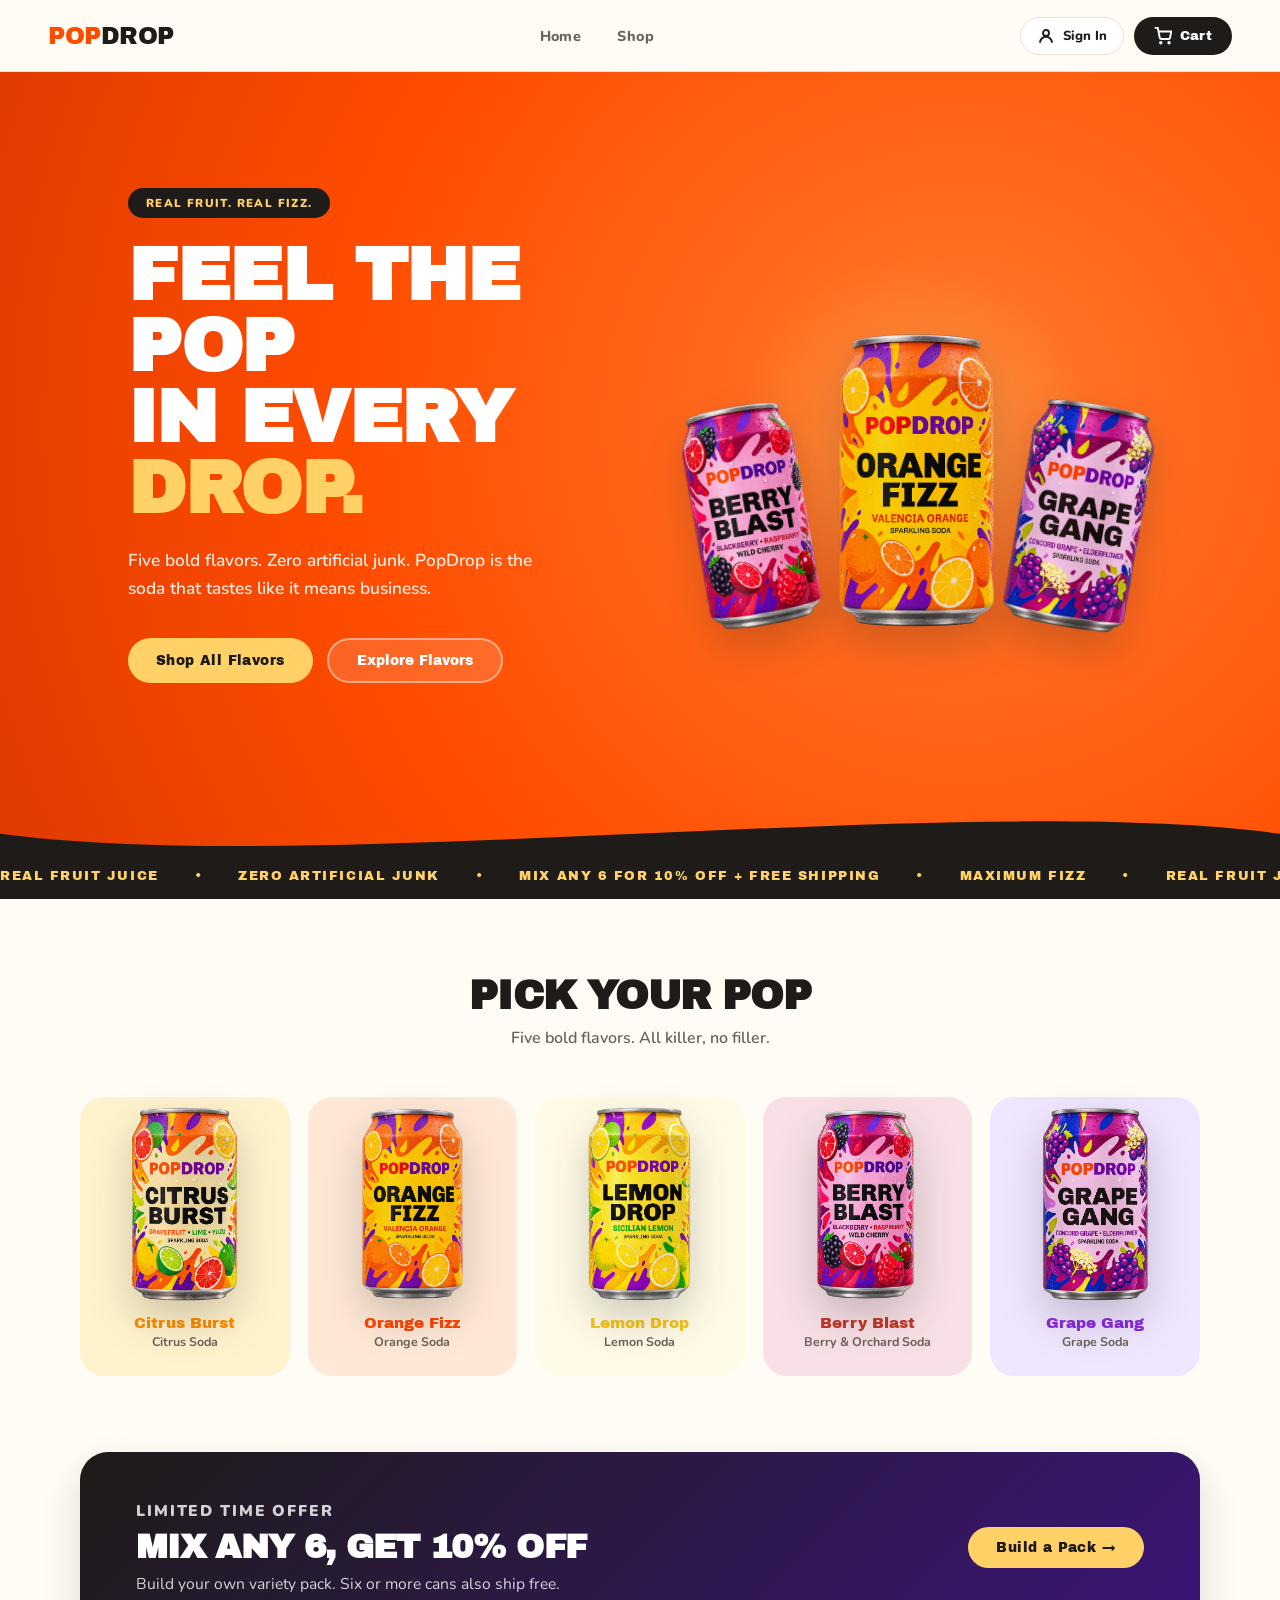
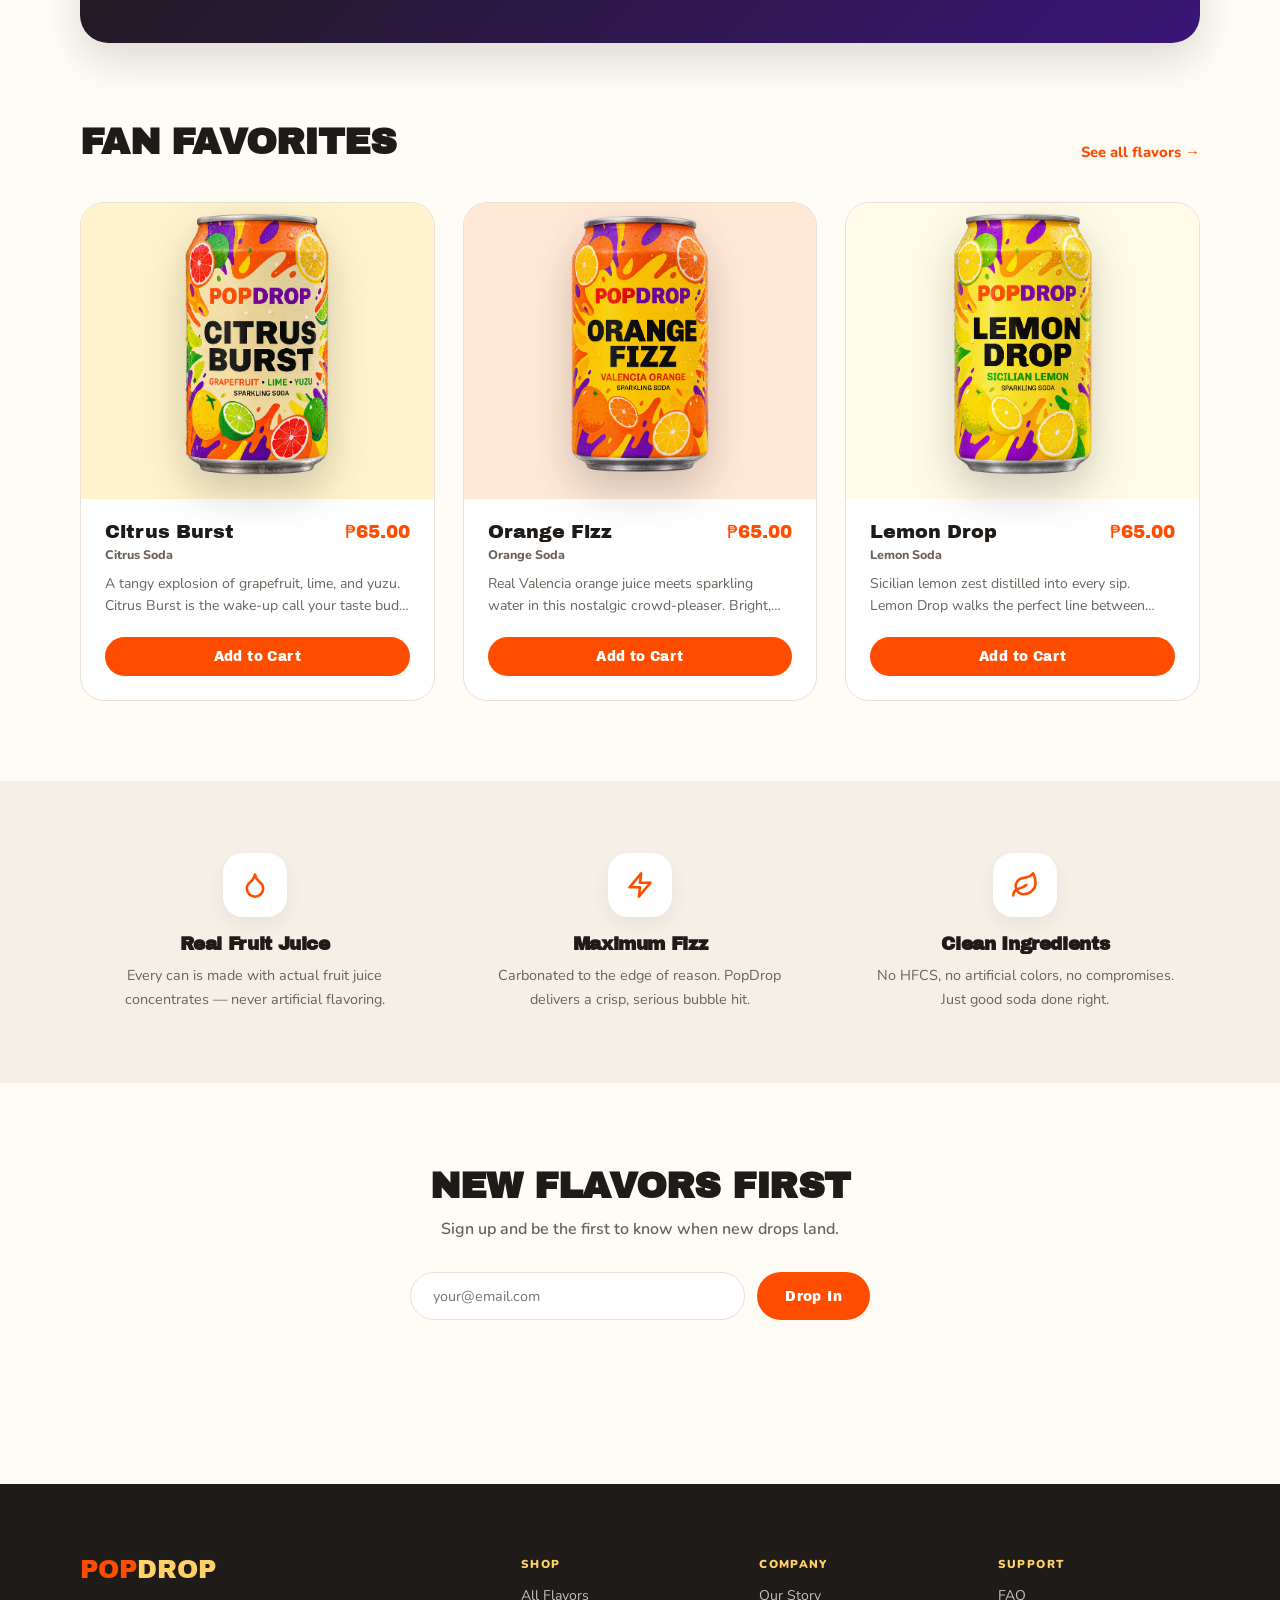
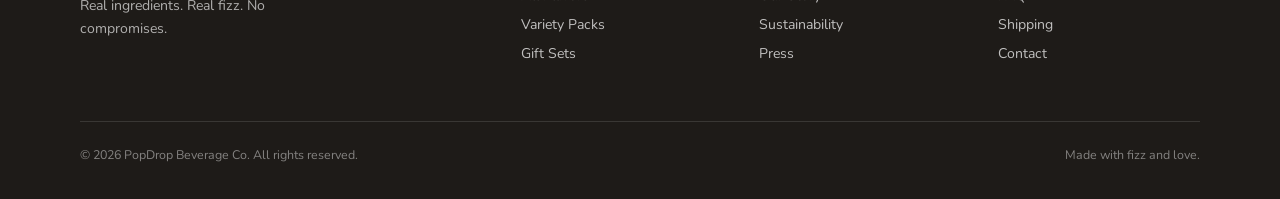
<file: index.html>
<!DOCTYPE html>
<html lang="en">
<head>
  <meta charset="UTF-8" />
  <meta name="viewport" content="width=device-width, initial-scale=1.0" />
  <title>PopDrop — Real Fruit. Real Fizz.</title>
  <link rel="stylesheet" href="css/style.css" />
</head>
<body>

  <!-- NAV -->
  <nav class="nav">
    <a href="index.html" class="nav-logo">POP<span>DROP</span></a>
    <div class="nav-links">
      <a href="index.html">Home</a>
      <a href="products.html">Shop</a>
    </div>
    <div class="nav-actions">
      <a href="account.html" class="nav-account">
        <svg width="18" height="18" viewBox="0 0 24 24" fill="none" stroke="currentColor" stroke-width="2.5"><circle cx="12" cy="8" r="4"/><path d="M4 21a8 8 0 0 1 16 0"/></svg>
        <span id="account-label">Sign In</span>
      </a>
      <a href="cart.html" class="nav-cart">
        <svg width="18" height="18" viewBox="0 0 24 24" fill="none" stroke="currentColor" stroke-width="2.5">
          <circle cx="9" cy="21" r="1"/><circle cx="20" cy="21" r="1"/>
          <path d="M1 1h4l2.68 13.39a2 2 0 0 0 2 1.61h9.72a2 2 0 0 0 2-1.61L23 6H6"/>
        </svg>
        Cart
        <span class="cart-badge" id="cart-badge">0</span>
      </a>
    </div>
  </nav>

  <main>

    <!-- HERO -->
    <section class="hero">
      <div class="hero-inner">
        <div>
          <span class="hero-eyebrow">Real fruit. Real fizz.</span>
          <h1>FEEL THE POP<br>IN EVERY <span>DROP.</span></h1>
          <p class="hero-sub">Five bold flavors. Zero artificial junk. PopDrop is the soda that tastes like it means business.</p>
          <div class="hero-btns">
            <a href="products.html" class="btn-primary" style="background:#FFD166;color:#1E1B18;">Shop All Flavors</a>
            <a href="#flavor-strip" class="btn-ghost">Explore Flavors</a>
          </div>
        </div>
        <div class="hero-cans" id="hero-cans"></div>
      </div>
      <svg class="hero-wave" viewBox="0 0 1440 60" fill="#1E1B18" preserveAspectRatio="none">
        <path d="M0,40 C360,80 1080,0 1440,40 L1440,60 L0,60 Z"/>
      </svg>
    </section>

    <!-- MARQUEE TICKER -->
    <div class="marquee-bar" aria-hidden="true">
      <div class="marquee-track">
        <span>REAL FRUIT JUICE</span><span>•</span>
        <span>ZERO ARTIFICIAL JUNK</span><span>•</span>
        <span>MIX ANY 6 FOR 10% OFF + FREE SHIPPING</span><span>•</span>
        <span>MAXIMUM FIZZ</span><span>•</span>
        <span>REAL FRUIT JUICE</span><span>•</span>
        <span>ZERO ARTIFICIAL JUNK</span><span>•</span>
        <span>MIX ANY 6 FOR 10% OFF + FREE SHIPPING</span><span>•</span>
        <span>MAXIMUM FIZZ</span><span>•</span>
      </div>
    </div>

    <!-- FLAVOR STRIP -->
    <section class="flavor-strip" id="flavor-strip">
      <div class="section-header">
        <h2>PICK YOUR POP</h2>
        <p>Five bold flavors. All killer, no filler.</p>
      </div>
      <div class="flavor-grid" id="flavor-grid"></div>
    </section>

    <!-- PROMO BANNER -->
    <div style="padding: 0 24px;">
      <div class="promo-banner">
        <div>
          <p class="promo-eyebrow">Limited Time Offer</p>
          <h2>MIX ANY 6, GET 10% OFF</h2>
          <p>Build your own variety pack. Six or more cans also ship free.</p>
        </div>
        <a href="products.html" class="btn-primary" style="background:#FFD166;color:#1E1B18;">Build a Pack →</a>
      </div>
    </div>

    <!-- FEATURED -->
    <section class="products-section">
      <div class="products-header">
        <h2>FAN FAVORITES</h2>
        <a href="products.html" class="see-all">See all flavors →</a>
      </div>
      <div class="products-grid" id="featured-grid"></div>
    </section>

    <!-- VALUES -->
    <section class="values">
      <div class="values-grid">
        <div>
          <div class="value-icon-circle">
            <svg width="28" height="28" viewBox="0 0 24 24" fill="none" stroke="currentColor" stroke-width="2.2" stroke-linecap="round" stroke-linejoin="round"><path d="M12 22a7 7 0 0 0 7-7c0-2-1-3.9-3-5.5s-3.5-4-4-6.5c-.5 2.5-2 4.9-4 6.5C6 11.1 5 13 5 15a7 7 0 0 0 7 7z"/></svg>
          </div>
          <h3 class="value-title">Real Fruit Juice</h3>
          <p class="value-body">Every can is made with actual fruit juice concentrates — never artificial flavoring.</p>
        </div>
        <div>
          <div class="value-icon-circle">
            <svg width="28" height="28" viewBox="0 0 24 24" fill="none" stroke="currentColor" stroke-width="2.2" stroke-linecap="round" stroke-linejoin="round"><polygon points="13 2 3 14 12 14 11 22 21 10 12 10 13 2"/></svg>
          </div>
          <h3 class="value-title">Maximum Fizz</h3>
          <p class="value-body">Carbonated to the edge of reason. PopDrop delivers a crisp, serious bubble hit.</p>
        </div>
        <div>
          <div class="value-icon-circle">
            <svg width="28" height="28" viewBox="0 0 24 24" fill="none" stroke="currentColor" stroke-width="2.2" stroke-linecap="round" stroke-linejoin="round"><path d="M11 20A7 7 0 0 1 9.8 6.1C15.5 5 17 4.48 19 2c1 2 2 4.18 2 8 0 5.5-4.78 10-10 10Z"/><path d="M2 21c0-3 1.85-5.36 5.08-6C9.5 14.52 12 13 13 12"/></svg>
          </div>
          <h3 class="value-title">Clean Ingredients</h3>
          <p class="value-body">No HFCS, no artificial colors, no compromises. Just good soda done right.</p>
        </div>
      </div>
    </section>

    <!-- NEWSLETTER -->
    <section class="newsletter">
      <h2>NEW FLAVORS FIRST</h2>
      <p>Sign up and be the first to know when new drops land.</p>
      <form class="newsletter-form" onsubmit="event.preventDefault(); this.innerHTML='<p style=\'color:var(--orange);font-weight:800;\'>You\'re in! Keep an eye on your inbox.</p>'">
        <input type="email" placeholder="your@email.com" required />
        <button type="submit" class="btn-primary">Drop In</button>
      </form>
    </section>

  </main>

  <!-- FOOTER -->
  <footer class="footer">
    <div class="footer-grid">
      <div>
        <div class="footer-logo">POP<span>DROP</span></div>
        <p class="footer-tagline">Real ingredients. Real fizz. No compromises.</p>
      </div>
      <div class="footer-col">
        <p class="footer-col-title">Shop</p>
        <a href="products.html">All Flavors</a>
        <a href="products.html">Variety Packs</a>
        <a href="products.html">Gift Sets</a>
      </div>
      <div class="footer-col">
        <p class="footer-col-title">Company</p>
        <a href="#">Our Story</a>
        <a href="#">Sustainability</a>
        <a href="#">Press</a>
      </div>
      <div class="footer-col">
        <p class="footer-col-title">Support</p>
        <a href="#">FAQ</a>
        <a href="#">Shipping</a>
        <a href="#">Contact</a>
      </div>
    </div>
    <div class="footer-bottom">
      <span>© 2026 PopDrop Beverage Co. All rights reserved.</span>
      <span>Made with fizz and love.</span>
    </div>
  </footer>

  <script src="js/data.js"></script>
  <script src="js/cart.js"></script>
  <script src="js/auth.js"></script>
  <script>
    // Hero cans: Berry Blast (left), Orange Fizz (middle), Grape Gang (right)
    const heroCans = document.getElementById("hero-cans");
    const heroProducts = ["Berry Blast", "Orange Fizz", "Grape Gang"]
      .map(name => PRODUCTS.find(p => p.name === name))
      .filter(Boolean);

    heroProducts.forEach((p, i) => {
      const rotations = [-10, 0, 10];
      const yOffsets = [14, 15, 14];
      const sizes = [220, 290, 220];
      const div = document.createElement("div");
      div.className = "hero-can-wrap";
      div.style.transform = `rotate(${rotations[i]}deg) translateY(${yOffsets[i]}px)`;
      div.style.zIndex = i === 1 ? 10 : 2;
      div.innerHTML = makeProductImage(p, sizes[i]);
      heroCans.appendChild(div);
    });

    // Flavor grid
    const flavorGrid = document.getElementById("flavor-grid");
    PRODUCTS.forEach(p => {
      flavorGrid.innerHTML += `
        <a href="product.html?id=${p.id}" class="flavor-card" style="background:${p.highlight}">
          <div class="can-wrap">${makeProductImage(p, 155)}</div>
          <div>
            <p class="flavor-name" style="color:${p.canColor}">${p.name}</p>
            <p class="flavor-sub">${p.flavor}</p>
          </div>
        </a>`;
    });

    // Featured products (Clean single-button card)
    const featuredGrid = document.getElementById("featured-grid");
    PRODUCTS.slice(0, 3).forEach(p => {
      featuredGrid.innerHTML += `
        <div class="product-card">
          <a href="product.html?id=${p.id}" class="product-card-img" style="background:${p.highlight}">
            <div class="can-wrap">${makeProductImage(p, 210)}</div>
          </a>
          <div class="product-card-body">
            <div class="product-card-top">
              <a href="product.html?id=${p.id}" class="product-card-name">${p.name}</a>
              <span class="product-card-price">${formatPeso(p.price)}</span>
            </div>
            <p class="product-card-flavor">${p.flavor}</p>
            <p class="product-card-desc">${p.description}</p>
            <div class="product-card-actions">
              <button class="btn-primary" onclick="Cart.add(${p.id}); this.textContent='Added ✓'; this.classList.add('btn-success'); setTimeout(()=>{this.textContent='Add to Cart';this.classList.remove('btn-success');},1600)">Add to Cart</button>
            </div>
          </div>
        </div>`;
    });
  </script>
</body>
</html>
</file>
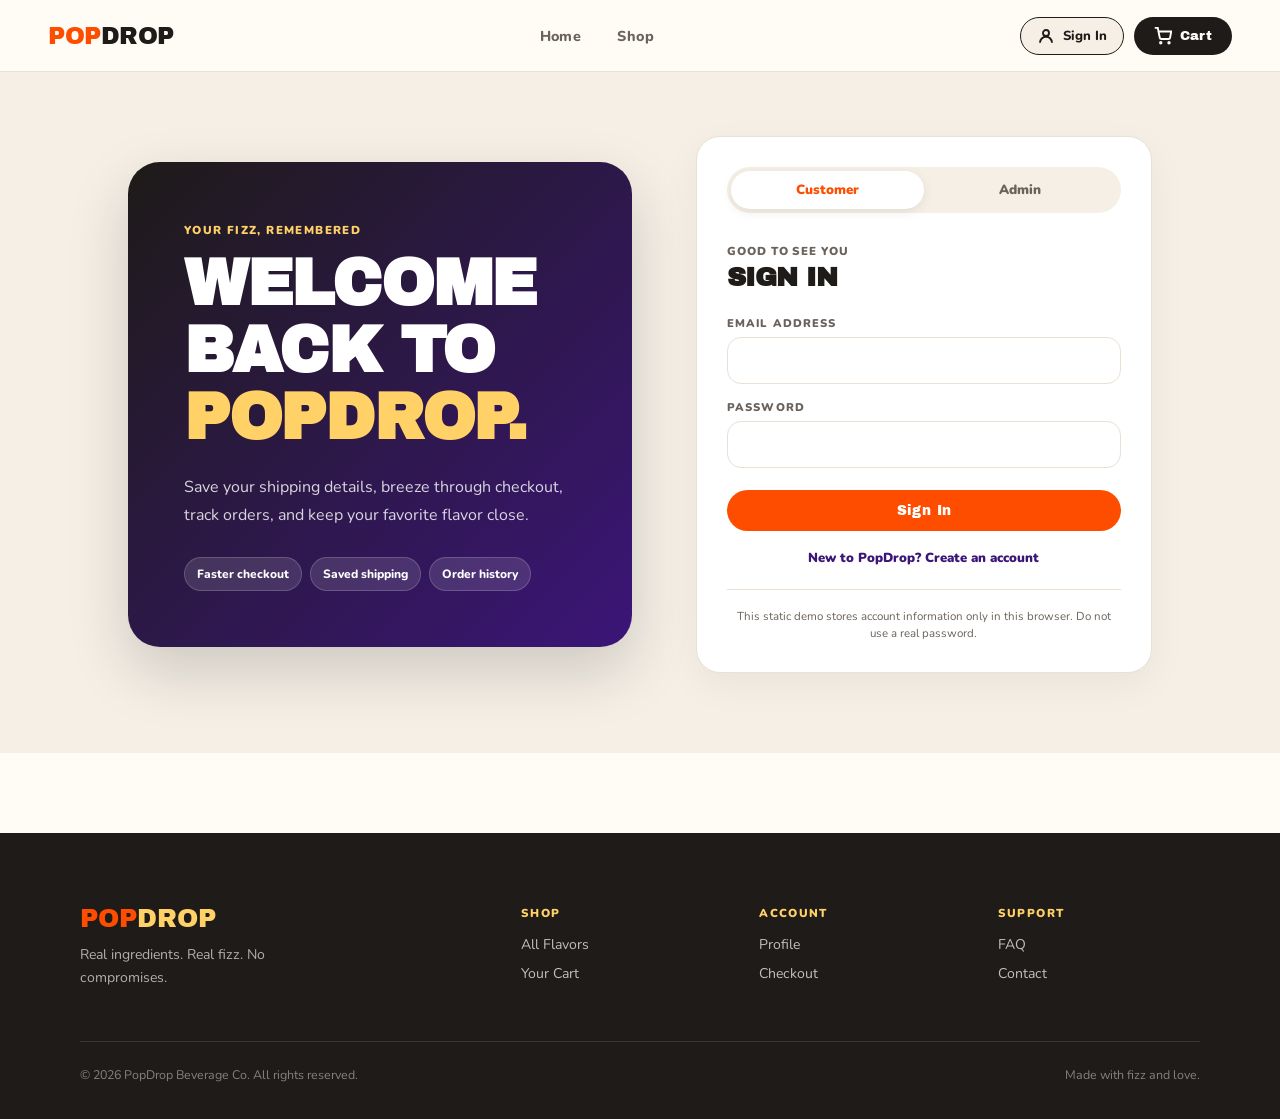
<file: account.html>
<!DOCTYPE html>
<html lang="en">
<head>
  <meta charset="UTF-8" />
  <meta name="viewport" content="width=device-width, initial-scale=1.0" />
  <title>Account — PopDrop</title>
  <link rel="stylesheet" href="css/style.css" />
</head>
<body>
  <nav class="nav">
    <a href="index.html" class="nav-logo">POP<span>DROP</span></a>
    <div class="nav-links">
      <a href="index.html">Home</a>
      <a href="products.html">Shop</a>
    </div>
    <div class="nav-actions">
      <a href="account.html" class="nav-account" aria-current="page">
        <svg width="18" height="18" viewBox="0 0 24 24" fill="none" stroke="currentColor" stroke-width="2.5">
          <circle cx="12" cy="8" r="4"/><path d="M4 21a8 8 0 0 1 16 0"/>
        </svg>
        <span id="account-label">Sign In</span>
      </a>
      <a href="cart.html" class="nav-cart">
        <svg width="18" height="18" viewBox="0 0 24 24" fill="none" stroke="currentColor" stroke-width="2.5">
          <circle cx="9" cy="21" r="1"/><circle cx="20" cy="21" r="1"/>
          <path d="M1 1h4l2.68 13.39a2 2 0 0 0 2 1.61h9.72a2 2 0 0 0 2-1.61L23 6H6"/>
        </svg>
        Cart
        <span class="cart-badge" id="cart-badge">0</span>
      </a>
    </div>
  </nav>

  <main class="account-main" id="account-main"></main>

  <footer class="footer">
    <div class="footer-grid">
      <div>
        <div class="footer-logo">POP<span>DROP</span></div>
        <p class="footer-tagline">Real ingredients. Real fizz. No compromises.</p>
      </div>
      <div class="footer-col"><p class="footer-col-title">Shop</p><a href="products.html">All Flavors</a><a href="cart.html">Your Cart</a></div>
      <div class="footer-col"><p class="footer-col-title">Account</p><a href="account.html">Profile</a><a href="checkout.html">Checkout</a></div>
      <div class="footer-col"><p class="footer-col-title">Support</p><a href="#">FAQ</a><a href="#">Contact</a></div>
    </div>
    <div class="footer-bottom"><span>© 2026 PopDrop Beverage Co. All rights reserved.</span><span>Made with fizz and love.</span></div>
  </footer>

  <script src="js/data.js"></script>
  <script src="js/cart.js"></script>
  <script src="js/auth.js"></script>
  <script>
    const main = document.getElementById("account-main");
    let authMode = "signin";
    let authRole = "customer";

    function escapeHTML(value) {
      return String(value || "").replace(/[&<>"']/g, char => ({
        "&": "&amp;", "<": "&lt;", ">": "&gt;", '"': "&quot;", "'": "&#039;"
      })[char]);
    }

    function renderAuth() {
      main.innerHTML = `
        <section class="auth-shell">
          <div class="auth-intro">
            <span class="auth-kicker">Your fizz, remembered</span>
            <h1>WELCOME<br>BACK TO<br><span>POPDROP.</span></h1>
            <p>Save your shipping details, breeze through checkout, track orders, and keep your favorite flavor close.</p>
            <div class="auth-perks">
              <span>Faster checkout</span><span>Saved shipping</span><span>Order history</span>
            </div>
          </div>
          <div class="auth-card">
            <div class="auth-role-tabs" role="tablist" aria-label="Choose sign in type">
              <button class="auth-role-tab ${authRole === "customer" ? "active" : ""}" data-role="customer">Customer</button>
              <button class="auth-role-tab ${authRole === "admin" ? "active" : ""}" data-role="admin">Admin</button>
            </div>
            <div id="auth-form-wrap"></div>
          </div>
        </section>`;

      document.querySelectorAll(".auth-role-tab").forEach(button => {
        button.addEventListener("click", () => {
          authRole = button.dataset.role;
          authMode = "signin";
          renderAuth();
        });
      });
      renderAuthForm();
    }

    function renderAuthForm(message = "") {
      const wrap = document.getElementById("auth-form-wrap");
      const isAdmin = authRole === "admin";
      const isCreate = authMode === "create" && !isAdmin;
      wrap.innerHTML = `
        <div class="auth-card-heading">
          <p>${isAdmin ? "Store management" : isCreate ? "Join the drop" : "Good to see you"}</p>
          <h2>${isAdmin ? "ADMIN SIGN IN" : isCreate ? "CREATE ACCOUNT" : "SIGN IN"}</h2>
        </div>
        ${message ? `<p class="form-message error">${escapeHTML(message)}</p>` : ""}
        ${isAdmin ? `<p class="admin-demo-note"><strong>Local demo access</strong><br>Email: admin@popdrop.com<br>Password: PopDropAdmin!</p>` : ""}
        <form id="auth-form">
          ${isCreate ? `
            <div class="form-grid">
              <div class="form-group"><label class="form-label" for="firstName">First Name</label><input class="form-input" id="firstName" name="firstName" required autocomplete="given-name" /></div>
              <div class="form-group"><label class="form-label" for="lastName">Last Name</label><input class="form-input" id="lastName" name="lastName" required autocomplete="family-name" /></div>
            </div>` : ""}
          <div class="form-group auth-field"><label class="form-label" for="email">Email Address</label><input class="form-input" id="email" name="email" type="email" required autocomplete="email" /></div>
          <div class="form-group auth-field"><label class="form-label" for="password">Password</label><input class="form-input" id="password" name="password" type="password" minlength="6" required autocomplete="${isCreate ? "new-password" : "current-password"}" /></div>
          <button class="btn-primary auth-submit" type="submit">${isAdmin ? "Open Admin Controls" : isCreate ? "Create My Account" : "Sign In"}</button>
        </form>
        ${!isAdmin ? `<button class="auth-switch" id="auth-switch">${isCreate ? "Already have an account? Sign in" : "New to PopDrop? Create an account"}</button>` : ""}
        <p class="local-storage-note">This static demo stores account information only in this browser. Do not use a real password.</p>`;

      document.getElementById("auth-form").addEventListener("submit", event => {
        event.preventDefault();
        const data = Object.fromEntries(new FormData(event.target).entries());
        const result = isCreate
          ? PopDropAccount.createAccount(data)
          : PopDropAccount.signIn(data.email, data.password, authRole);
        if (!result.ok) {
          renderAuthForm(result.message);
          return;
        }
        window.location.href = isAdmin ? "admin.html" : "account.html";
      });

      document.getElementById("auth-switch")?.addEventListener("click", () => {
        authMode = authMode === "signin" ? "create" : "signin";
        renderAuthForm();
      });
    }

    function renderDashboard() {
      const user = PopDropAccount.customer();
      const profile = user.profile;
      const orders = PopDropAccount.orders().filter(order => order.customerId === user.id);
      main.innerHTML = `
        <section class="dashboard-shell">
          <div class="dashboard-head">
            <div><span class="auth-kicker">PopDrop account</span><h1>HEY, ${escapeHTML(profile.firstName).toUpperCase()}!</h1><p>Your details are saved and ready for your next drop.</p></div>
            <button class="btn-back" id="sign-out">Sign Out</button>
          </div>
          <div class="account-grid">
            <form class="account-panel account-profile" id="profile-form">
              <div class="panel-heading"><div><p>Fast checkout</p><h2>SHIPPING DETAILS</h2></div><span class="status-pill">Saved locally</span></div>
              <div class="form-grid">
                <div class="form-group"><label class="form-label">First Name</label><input class="form-input" name="firstName" required value="${escapeHTML(profile.firstName)}" /></div>
                <div class="form-group"><label class="form-label">Last Name</label><input class="form-input" name="lastName" required value="${escapeHTML(profile.lastName)}" /></div>
                <div class="form-group full"><label class="form-label">Email</label><input class="form-input" name="email" type="email" required value="${escapeHTML(profile.email)}" /></div>
                <div class="form-group full"><label class="form-label">Mobile Number</label><input class="form-input" name="phone" type="tel" value="${escapeHTML(profile.phone)}" placeholder="+63 917 123 4567" /></div>
                <div class="form-group full"><label class="form-label">House / Unit / Street</label><input class="form-input" name="address" value="${escapeHTML(profile.address)}" placeholder="Unit 5, 123 Mabini Street" /></div>
                <div class="form-group"><label class="form-label">Barangay</label><input class="form-input" name="barangay" value="${escapeHTML(profile.barangay)}" placeholder="Barangay Lahug" /></div>
                <div class="form-group"><label class="form-label">City / Municipality</label><input class="form-input" name="city" value="${escapeHTML(profile.city)}" placeholder="Cebu City" /></div>
                <div class="form-group"><label class="form-label">Province</label><input class="form-input" name="province" value="${escapeHTML(profile.province || profile.state)}" placeholder="Cebu" /></div>
                <div class="form-group"><label class="form-label">Postal Code</label><input class="form-input" name="postalCode" inputmode="numeric" maxlength="4" value="${escapeHTML(profile.postalCode || profile.zip)}" placeholder="6000" /></div>
                <div class="form-group"><label class="form-label">Favorite Flavor</label><select class="form-input" name="favoriteFlavor">${["Citrus Soda","Orange Soda","Lemon Soda","Berry & Orchard Sodas","Grape Soda"].map(flavor => `<option ${profile.favoriteFlavor === flavor ? "selected" : ""}>${flavor}</option>`).join("")}</select></div>
              </div>
              <label class="check-row"><input type="checkbox" name="newsletter" ${profile.newsletter ? "checked" : ""} /><span>Send me new flavor drops and special offers</span></label>
              <div class="profile-actions"><button class="btn-primary" type="submit">Save My Details</button><a class="btn-purple" href="products.html">Shop Flavors</a></div>
              <p class="form-message success" id="profile-message" hidden>Details saved. You are ready for a faster checkout.</p>
            </form>
            <aside class="account-sidebar">
              <div class="account-panel favorite-card"><p>Your favorite</p><h2>${escapeHTML(profile.favoriteFlavor)}</h2><span>We will keep the cold ones ready.</span></div>
              <div class="account-panel">
                <div class="panel-heading"><div><p>Recent activity</p><h2>ORDERS</h2></div><span class="order-count">${orders.length}</span></div>
                <div class="orders-list">
                  ${orders.length ? orders.slice(0, 4).map(order => `<div class="order-row"><div><strong>${escapeHTML(order.number)}</strong><span>${new Date(order.createdAt).toLocaleDateString("en-PH")}</span></div><div><strong>${formatPeso(order.total)}</strong><span>${escapeHTML(order.status)}</span></div></div>`).join("") : `<div class="empty-orders"><p>No orders yet.</p><a href="products.html">Find your first flavor →</a></div>`}
                </div>
              </div>
            </aside>
          </div>
        </section>`;

      document.getElementById("sign-out").addEventListener("click", () => {
        PopDropAccount.signOut();
        renderAuth();
        PopDropAccount.updateNav();
      });
      document.getElementById("profile-form").addEventListener("submit", event => {
        event.preventDefault();
        const values = Object.fromEntries(new FormData(event.target).entries());
        values.newsletter = event.target.newsletter.checked;
        PopDropAccount.updateProfile(values);
        const message = document.getElementById("profile-message");
        message.hidden = false;
        PopDropAccount.updateNav();
      });
    }

    const session = PopDropAccount.session();
    if (session?.role === "admin") window.location.href = "admin.html";
    else if (session?.role === "customer" && PopDropAccount.customer()) renderDashboard();
    else renderAuth();
  </script>
</body>
</html>
</file>
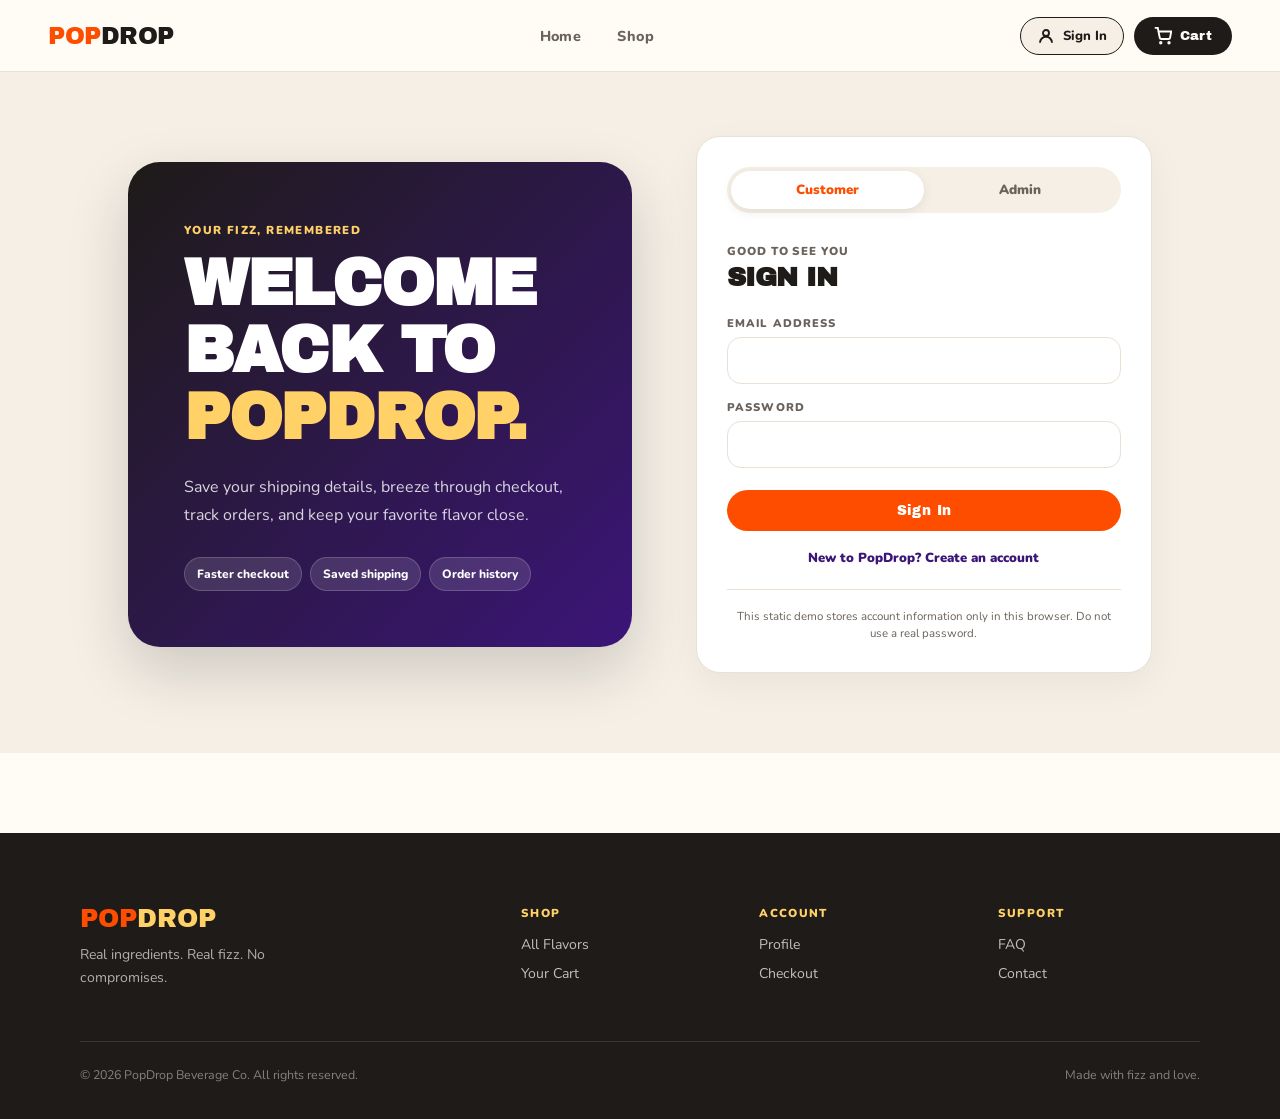
<file: admin.html>
<!DOCTYPE html>
<html lang="en">
<head>
  <meta charset="UTF-8" />
  <meta name="viewport" content="width=device-width, initial-scale=1.0" />
  <title>Admin Controls — PopDrop</title>
  <link rel="stylesheet" href="css/style.css" />
</head>
<body class="admin-body">
  <nav class="nav">
    <a href="index.html" class="nav-logo">POP<span>DROP</span></a>
    <div class="nav-links"><a href="index.html">View Store</a><a href="products.html">Products</a></div>
    <div class="nav-actions">
      <span class="admin-nav-badge">Admin mode</span>
      <button class="nav-account" id="admin-sign-out">Sign Out</button>
    </div>
  </nav>
  <main class="admin-main" id="admin-main"></main>
  <script src="js/data.js"></script>
  <script src="js/auth.js"></script>
  <script>
    const session = PopDropAccount.session();
    if (!session || session.role !== "admin") {
      window.location.replace("account.html");
    } else {
      renderAdmin();
    }

    function escapeHTML(value) {
      return String(value || "").replace(/[&<>"']/g, char => ({
        "&": "&amp;", "<": "&lt;", ">": "&gt;", '"': "&quot;", "'": "&#039;"
      })[char]);
    }

    function renderAdmin() {
      const orders = PopDropAccount.orders();
      const inventory = PopDropAccount.inventory(PRODUCTS);
      const settings = PopDropAccount.read(PopDropAccount.keys.settings, { announcement: "Mix any 6: get 10% off + free shipping" });
      const revenue = orders.reduce((sum, order) => sum + Number(order.total || 0), 0);
      const lowStock = inventory.filter(item => item.stock < 12).length;
      document.getElementById("admin-main").innerHTML = `
        <section class="admin-shell">
          <div class="dashboard-head">
            <div><span class="auth-kicker">Store management</span><h1>ADMIN CONTROLS</h1><p>Manage the local PopDrop demo store from one place.</p></div>
            <span class="local-admin-label">Browser-local data</span>
          </div>
          <div class="stat-grid">
            <div class="stat-card"><span>Orders</span><strong>${orders.length}</strong><small>All local orders</small></div>
            <div class="stat-card purple"><span>Revenue</span><strong>${formatPeso(revenue)}</strong><small>Demo total</small></div>
            <div class="stat-card"><span>Products</span><strong>${PRODUCTS.length}</strong><small>Active flavors</small></div>
            <div class="stat-card alert"><span>Low stock</span><strong>${lowStock}</strong><small>Below 12 units</small></div>
          </div>
          <div class="admin-grid">
            <section class="admin-panel admin-products">
              <div class="panel-heading"><div><p>Catalog</p><h2>INVENTORY CONTROLS</h2></div><button class="btn-primary" id="save-inventory">Save Changes</button></div>
              <div class="inventory-list">
                ${PRODUCTS.map(product => {
                  const item = inventory.find(entry => entry.id === product.id);
                  return `<div class="inventory-row" data-id="${product.id}">
                    <div class="inventory-product"><span class="inventory-swatch" style="background:${product.color}"></span><div><strong>${escapeHTML(product.name)}</strong><span>${formatPeso(product.price)} · ${escapeHTML(product.flavor)}</span></div></div>
                    <label><span>Stock</span><input class="form-input stock-input" type="number" min="0" value="${item.stock}" /></label>
                    <label><span>Status</span><select class="form-input active-input"><option value="true" ${item.active ? "selected" : ""}>Active</option><option value="false" ${!item.active ? "selected" : ""}>Hidden</option></select></label>
                  </div>`;
                }).join("")}
              </div>
              <p class="form-message success" id="inventory-message" hidden>Inventory changes saved.</p>
            </section>
            <aside class="admin-side">
              <form class="admin-panel" id="announcement-form">
                <div class="panel-heading"><div><p>Storefront</p><h2>ANNOUNCEMENT</h2></div></div>
                <label class="form-group"><span class="form-label">Banner Message</span><textarea class="form-input admin-textarea" name="announcement" maxlength="100">${escapeHTML(settings.announcement)}</textarea></label>
                <button class="btn-purple admin-save" type="submit">Save Message</button>
                <p class="form-message success" id="announcement-message" hidden>Announcement saved.</p>
              </form>
              <section class="admin-panel">
                <div class="panel-heading"><div><p>Latest activity</p><h2>RECENT ORDERS</h2></div></div>
                <div class="orders-list">
                  ${orders.length ? orders.slice(0, 6).map(order => `<div class="order-row"><div><strong>${escapeHTML(order.number)}</strong><span>${escapeHTML(order.email || "Guest")}</span></div><div><strong>${formatPeso(order.total)}</strong><span>${escapeHTML(order.status)}</span></div></div>`).join("") : `<div class="empty-orders"><p>No orders have been placed yet.</p></div>`}
                </div>
              </section>
            </aside>
          </div>
          <p class="admin-security-note"><strong>Demo note:</strong> This is a fully static site. Admin access and controls are stored in localStorage and are not secure for production. Connect these screens to a server-side authentication and database service before launch.</p>
        </section>`;

      document.getElementById("save-inventory").addEventListener("click", () => {
        const updated = [...document.querySelectorAll(".inventory-row")].map(row => ({
          id: Number(row.dataset.id),
          stock: Math.max(0, Number(row.querySelector(".stock-input").value) || 0),
          active: row.querySelector(".active-input").value === "true"
        }));
        PopDropAccount.write(PopDropAccount.keys.inventory, updated);
        document.getElementById("inventory-message").hidden = false;
      });
      document.getElementById("announcement-form").addEventListener("submit", event => {
        event.preventDefault();
        PopDropAccount.write(PopDropAccount.keys.settings, Object.fromEntries(new FormData(event.target).entries()));
        document.getElementById("announcement-message").hidden = false;
      });
    }

    document.getElementById("admin-sign-out").addEventListener("click", () => {
      PopDropAccount.signOut();
      window.location.href = "account.html";
    });
  </script>
</body>
</html>
</file>
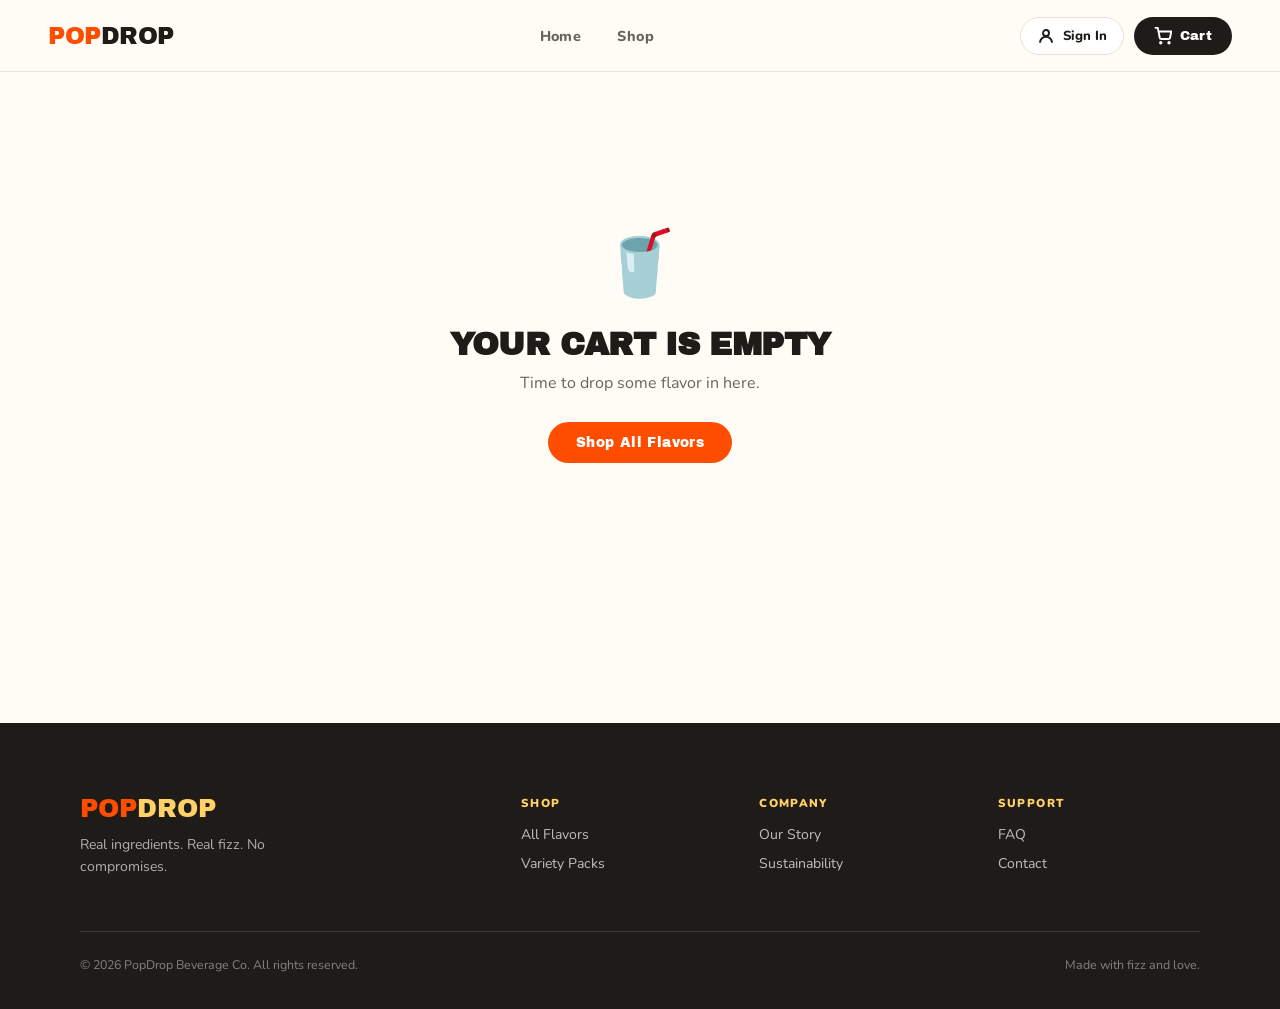
<file: cart.html>
<!DOCTYPE html>
<html lang="en">
<head>
  <meta charset="UTF-8" />
  <meta name="viewport" content="width=device-width, initial-scale=1.0" />
  <title>Your Cart — PopDrop</title>
  <link rel="stylesheet" href="css/style.css" />
</head>
<body>

  <nav class="nav">
    <a href="index.html" class="nav-logo">POP<span>DROP</span></a>
    <div class="nav-links">
      <a href="index.html">Home</a>
      <a href="products.html">Shop</a>
    </div>
    <div class="nav-actions">
      <a href="account.html" class="nav-account">
        <svg width="18" height="18" viewBox="0 0 24 24" fill="none" stroke="currentColor" stroke-width="2.5"><circle cx="12" cy="8" r="4"/><path d="M4 21a8 8 0 0 1 16 0"/></svg>
        <span id="account-label">Sign In</span>
      </a>
      <a href="cart.html" class="nav-cart">
        <svg width="18" height="18" viewBox="0 0 24 24" fill="none" stroke="currentColor" stroke-width="2.5">
          <circle cx="9" cy="21" r="1"/><circle cx="20" cy="21" r="1"/>
          <path d="M1 1h4l2.68 13.39a2 2 0 0 0 2 1.61h9.72a2 2 0 0 0 2-1.61L23 6H6"/>
        </svg>
        Cart
        <span class="cart-badge" id="cart-badge">0</span>
      </a>
    </div>
  </nav>

  <main>
    <div class="cart-page" id="cart-page"></div>
  </main>

  <footer class="footer">
    <div class="footer-grid">
      <div>
        <div class="footer-logo">POP<span>DROP</span></div>
        <p class="footer-tagline">Real ingredients. Real fizz. No compromises.</p>
      </div>
      <div class="footer-col">
        <p class="footer-col-title">Shop</p>
        <a href="products.html">All Flavors</a>
        <a href="products.html">Variety Packs</a>
      </div>
      <div class="footer-col">
        <p class="footer-col-title">Company</p>
        <a href="#">Our Story</a>
        <a href="#">Sustainability</a>
      </div>
      <div class="footer-col">
        <p class="footer-col-title">Support</p>
        <a href="#">FAQ</a>
        <a href="#">Contact</a>
      </div>
    </div>
    <div class="footer-bottom">
      <span>© 2026 PopDrop Beverage Co. All rights reserved.</span>
      <span>Made with fizz and love.</span>
    </div>
  </footer>

  <script src="js/data.js"></script>
  <script src="js/cart.js"></script>
  <script src="js/auth.js"></script>
  <script>
    function renderCart() {
      const page = document.getElementById("cart-page");
      const items = Cart.get();

      if (items.length === 0) {
        page.innerHTML = `
          <div class="cart-empty">
            <div class="icon">🥤</div>
            <h2>YOUR CART IS EMPTY</h2>
            <p>Time to drop some flavor in here.</p>
            <a href="products.html" class="btn-primary">Shop All Flavors</a>
          </div>`;
        return;
      }

      const { subtotal, totalItems, promotionApplied, discount, shipping, vat, total } = getOrderPricing(items);

      const itemsHTML = items.map(item => {
        const p = PRODUCTS.find(x => x.id === item.id);
        if (!p) return "";
        return `
          <div class="cart-item" data-id="${p.id}">
            <div class="cart-item-thumb" style="background:${p.highlight}">
              ${makeProductImage(p, 80)}
            </div>
            <div class="cart-item-info">
              <a href="product.html?id=${p.id}" class="cart-item-name">${p.name}</a>
              <p class="cart-item-meta">${p.flavor} · ${p.volume}</p>
              <p class="cart-item-price">${formatPeso(p.price)} each</p>
            </div>
            <div class="qty-control small">
              <button class="qty-btn" onclick="changeQty(${p.id}, ${item.qty - 1})">−</button>
              <span class="qty-val">${item.qty}</span>
              <button class="qty-btn" onclick="changeQty(${p.id}, ${item.qty + 1})">+</button>
            </div>
            <div class="cart-item-total">
              <p class="amount">${formatPeso(p.price * item.qty)}</p>
              <button class="remove-btn" onclick="removeItem(${p.id})">Remove</button>
            </div>
          </div>`;
      }).join("");

      const promotionNote = promotionApplied
        ? `<p class="free-shipping-note">Mix 6 promotion applied: 10% off + free shipping!</p>`
        : `<p class="free-shipping-note">Add ${6 - totalItems} more ${6 - totalItems === 1 ? "can" : "cans"} for 10% off + free shipping!</p>`;

      page.innerHTML = `
        <h1>YOUR CART (${totalItems})</h1>
        <div class="cart-layout">
          <div>
            <div class="cart-items">${itemsHTML}</div>
            <a href="products.html" class="cart-continue">← Continue Shopping</a>
          </div>
          <div class="cart-summary">
            <h2>ORDER SUMMARY</h2>
            <div class="summary-row">
              <span class="label">Subtotal (${totalItems} items)</span>
              <span class="val">${formatPeso(subtotal)}</span>
            </div>
            ${promotionApplied ? `
            <div class="summary-row summary-discount">
              <span class="label">Mix Any 6 discount (10%)</span>
              <span class="val">−${formatPeso(discount)}</span>
            </div>` : ""}
            <div class="summary-row">
              <span class="label">Shipping</span>
              <span class="val">${shipping === 0 ? '<span style="color:#22c55e">Free</span>' : formatPeso(shipping)}</span>
            </div>
            <div class="summary-row">
              <span class="label">VAT included (12%)</span>
              <span class="val">${formatPeso(vat)}</span>
            </div>
            ${promotionNote}
            <hr class="summary-divider" />
            <div class="summary-row summary-total">
              <span class="label">Total</span>
              <span class="val">${formatPeso(total)}</span>
            </div>
            <a href="checkout.html" class="btn-primary" style="display:block;text-align:center;margin-top:24px">
              Proceed to Checkout →
            </a>
            <p class="secure-note">🔒 Secure checkout powered by Stripe</p>
          </div>
        </div>`;
    }

    function changeQty(id, qty) {
      Cart.setQty(id, qty);
      renderCart();
    }

    function removeItem(id) {
      Cart.remove(id);
      renderCart();
    }

    renderCart();
  </script>
</body>
</html>
</file>
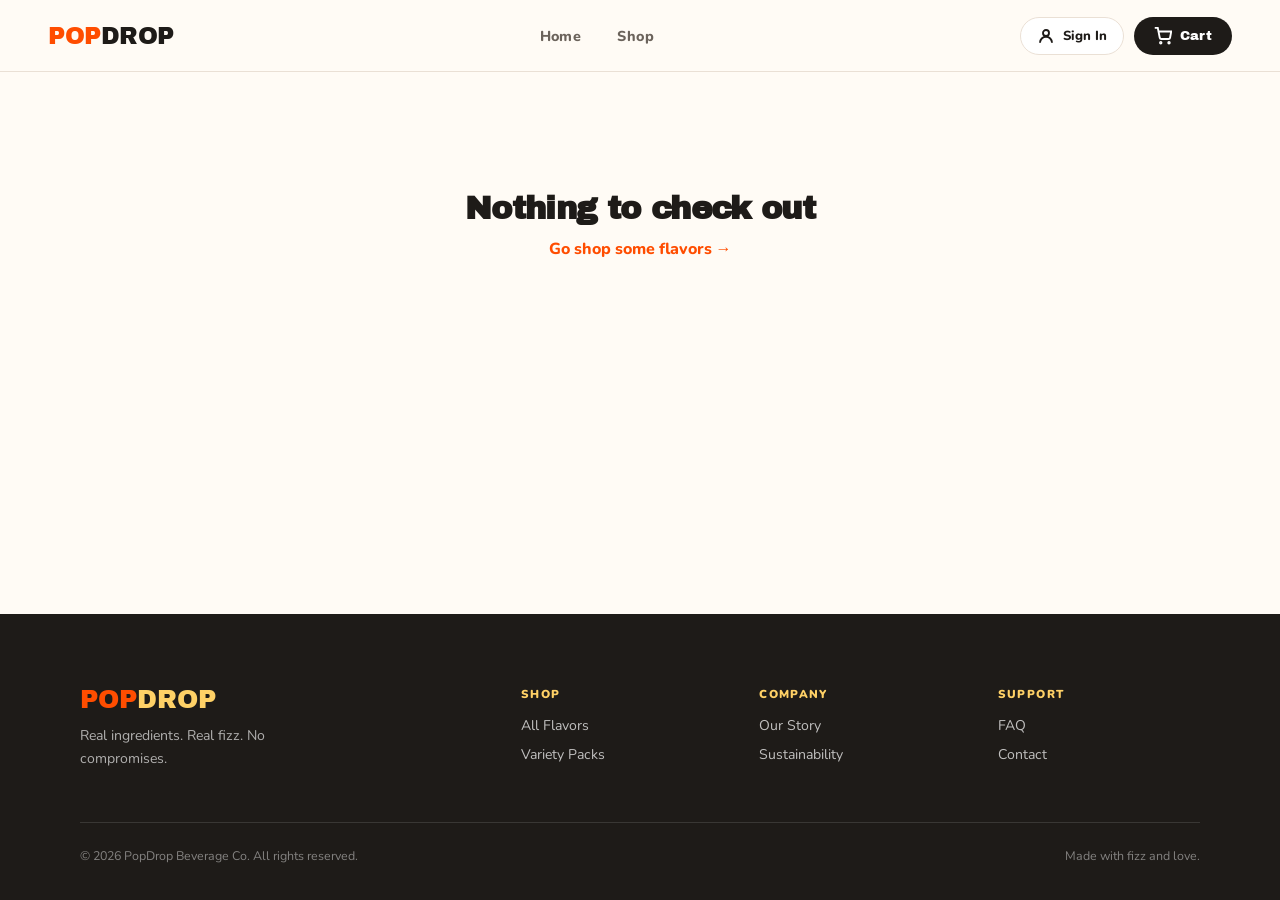
<file: checkout.html>
<!DOCTYPE html>
<html lang="en">
<head>
  <meta charset="UTF-8" />
  <meta name="viewport" content="width=device-width, initial-scale=1.0" />
  <title>Checkout — PopDrop</title>
  <link rel="stylesheet" href="css/style.css" />
</head>
<body>

  <nav class="nav">
    <a href="index.html" class="nav-logo">POP<span>DROP</span></a>
    <div class="nav-links">
      <a href="index.html">Home</a>
      <a href="products.html">Shop</a>
    </div>
    <div class="nav-actions">
      <a href="account.html" class="nav-account">
        <svg width="18" height="18" viewBox="0 0 24 24" fill="none" stroke="currentColor" stroke-width="2.5"><circle cx="12" cy="8" r="4"/><path d="M4 21a8 8 0 0 1 16 0"/></svg>
        <span id="account-label">Sign In</span>
      </a>
      <a href="cart.html" class="nav-cart">
        <svg width="18" height="18" viewBox="0 0 24 24" fill="none" stroke="currentColor" stroke-width="2.5">
          <circle cx="9" cy="21" r="1"/><circle cx="20" cy="21" r="1"/>
          <path d="M1 1h4l2.68 13.39a2 2 0 0 0 2 1.61h9.72a2 2 0 0 0 2-1.61L23 6H6"/>
        </svg>
        Cart
        <span class="cart-badge" id="cart-badge">0</span>
      </a>
    </div>
  </nav>

  <main id="main-content"></main>

  <footer class="footer" id="site-footer">
    <div class="footer-grid">
      <div>
        <div class="footer-logo">POP<span>DROP</span></div>
        <p class="footer-tagline">Real ingredients. Real fizz. No compromises.</p>
      </div>
      <div class="footer-col">
        <p class="footer-col-title">Shop</p>
        <a href="products.html">All Flavors</a>
        <a href="products.html">Variety Packs</a>
      </div>
      <div class="footer-col">
        <p class="footer-col-title">Company</p>
        <a href="#">Our Story</a>
        <a href="#">Sustainability</a>
      </div>
      <div class="footer-col">
        <p class="footer-col-title">Support</p>
        <a href="#">FAQ</a>
        <a href="#">Contact</a>
      </div>
    </div>
    <div class="footer-bottom">
      <span>© 2026 PopDrop Beverage Co. All rights reserved.</span>
      <span>Made with fizz and love.</span>
    </div>
  </footer>

  <script src="js/data.js"></script>
  <script src="js/cart.js"></script>
  <script src="js/auth.js"></script>
  <script>
    const main = document.getElementById("main-content");
    let step = "shipping";
    const savedCustomer = PopDropAccount.customer();
    let shippingData = savedCustomer ? { ...savedCustomer.profile } : {};
    let orderNum = "PD-" + (Math.floor(Math.random() * 90000) + 10000);

    function escapeHTML(value) {
      return String(value || "").replace(/[&<>"']/g, char => ({
        "&": "&amp;", "<": "&lt;", ">": "&gt;", '"': "&quot;", "'": "&#039;"
      })[char]);
    }

    function getOrderSummaryHTML() {
      const items = Cart.get();
      const { subtotal, promotionApplied, discount, shipping, vat, total } = getOrderPricing(items);

      const miniItems = items.map(item => {
        const p = PRODUCTS.find(x => x.id === item.id);
        if (!p) return "";
        return `
          <div class="mini-item">
            <div class="mini-thumb" style="background:${p.highlight}">${makeProductImage(p, 44)}</div>
            <div class="mini-info">
              <p class="mini-name">${p.name}</p>
              <p class="mini-qty">×${item.qty}</p>
            </div>
            <p class="mini-price">${formatPeso(p.price * item.qty)}</p>
          </div>`;
      }).join("");

      return `
        <div class="order-summary-mini">
          <h2>ORDER SUMMARY</h2>
          <div class="mini-items">${miniItems}</div>
          <div class="summary-row">
            <span class="label">Subtotal</span>
            <span class="val">${formatPeso(subtotal)}</span>
          </div>
          ${promotionApplied ? `
          <div class="summary-row summary-discount">
            <span class="label">Mix Any 6 discount (10%)</span>
            <span class="val">−${formatPeso(discount)}</span>
          </div>` : ""}
          <div class="summary-row">
            <span class="label">Shipping</span>
            <span class="val">${shipping === 0 ? '<span style="color:#22c55e">Free</span>' : formatPeso(shipping)}</span>
          </div>
          <div class="summary-row">
            <span class="label">VAT included (12%)</span>
            <span class="val">${formatPeso(vat)}</span>
          </div>
          <hr class="summary-divider" />
          <div class="summary-row summary-total">
            <span class="label">Total</span>
            <span class="val">${formatPeso(total)}</span>
          </div>
        </div>`;
    }

    function getStepsHTML() {
      const isPayment = step === "payment";
      return `
        <div class="steps">
          <div class="step">
            <div class="step-num ${isPayment ? "done" : "active"}">${isPayment ? "✓" : "1"}</div>
            <span class="step-label">Shipping</span>
          </div>
          <span class="step-divider">—</span>
          <div class="step">
            <div class="step-num ${isPayment ? "active" : ""}">${isPayment ? "2" : "2"}</div>
            <span class="step-label">Payment</span>
          </div>
        </div>`;
    }

    function renderShipping() {
      main.innerHTML = `
        <div class="checkout-page">
          <h1>CHECKOUT</h1>
          ${getStepsHTML()}
          <div class="checkout-layout">
            <form id="shipping-form">
              <h2 class="form-title">Shipping Information</h2>
              <div class="form-grid">
                <div class="form-group">
                  <label class="form-label">First Name</label>
                  <input class="form-input" name="firstName" placeholder="Juan" required value="${escapeHTML(shippingData.firstName)}" />
                </div>
                <div class="form-group">
                  <label class="form-label">Last Name</label>
                  <input class="form-input" name="lastName" placeholder="Dela Cruz" required value="${escapeHTML(shippingData.lastName)}" />
                </div>
                <div class="form-group full">
                  <label class="form-label">Email</label>
                  <input class="form-input" name="email" type="email" placeholder="juan@email.com" required value="${escapeHTML(shippingData.email)}" />
                </div>
                <div class="form-group full">
                  <label class="form-label">Mobile Number</label>
                  <input class="form-input" name="phone" type="tel" placeholder="+63 917 123 4567" value="${escapeHTML(shippingData.phone)}" />
                </div>
                <div class="form-group full">
                  <label class="form-label">House / Unit / Street</label>
                  <input class="form-input" name="address" placeholder="Unit 5, 123 Mabini Street" required value="${escapeHTML(shippingData.address)}" />
                </div>
                <div class="form-group">
                  <label class="form-label">Barangay</label>
                  <input class="form-input" name="barangay" placeholder="Barangay Lahug" required value="${escapeHTML(shippingData.barangay)}" />
                </div>
                <div class="form-group">
                  <label class="form-label">City / Municipality</label>
                  <input class="form-input" name="city" placeholder="Cebu City" required value="${escapeHTML(shippingData.city)}" />
                </div>
                <div class="form-group">
                  <label class="form-label">Province</label>
                  <input class="form-input" name="province" placeholder="Cebu" required value="${escapeHTML(shippingData.province || shippingData.state)}" />
                </div>
                <div class="form-group">
                  <label class="form-label">Postal Code</label>
                  <input class="form-input" name="postalCode" inputmode="numeric" maxlength="4" placeholder="6000" required value="${escapeHTML(shippingData.postalCode || shippingData.zip)}" />
                </div>
              </div>
              <div class="form-actions">
                <button type="submit" class="btn-primary">Continue to Payment →</button>
              </div>
            </form>
            ${getOrderSummaryHTML()}
          </div>
        </div>`;

      document.getElementById("shipping-form").addEventListener("submit", e => {
        e.preventDefault();
        const fd = new FormData(e.target);
        shippingData = Object.fromEntries(fd.entries());
        if (savedCustomer) PopDropAccount.updateProfile(shippingData);
        step = "payment";
        renderPayment();
      });
    }

    function renderPayment() {
      const { total } = getOrderPricing(Cart.get());

      main.innerHTML = `
        <div class="checkout-page">
          <h1>CHECKOUT</h1>
          ${getStepsHTML()}
          <div class="checkout-layout">
            <form id="payment-form">
              <h2 class="form-title">Payment Details</h2>
              <div class="form-grid">
                <div class="form-group full">
                  <label class="form-label">Card Number</label>
                  <input class="form-input mono" name="cardNumber" placeholder="4242 4242 4242 4242" maxlength="19" required />
                </div>
                <div class="form-group full">
                  <label class="form-label">Name on Card</label>
                  <input class="form-input" name="cardName" placeholder="${escapeHTML(shippingData.firstName || "Alex")} ${escapeHTML(shippingData.lastName || "Rivera")}" required />
                </div>
                <div class="form-group">
                  <label class="form-label">Expiry</label>
                  <input class="form-input mono" name="expiry" placeholder="MM / YY" maxlength="7" required />
                </div>
                <div class="form-group">
                  <label class="form-label">CVV</label>
                  <input class="form-input mono" name="cvv" type="password" placeholder="•••" maxlength="4" required />
                </div>
              </div>
              <div class="form-actions">
                <button type="button" class="btn-back" id="back-btn">← Back</button>
                <button type="submit" class="btn-primary">Place Order — ${formatPeso(total)}</button>
              </div>
            </form>
            ${getOrderSummaryHTML()}
          </div>
        </div>`;

      document.getElementById("back-btn").addEventListener("click", () => {
        step = "shipping";
        renderShipping();
      });

      document.getElementById("payment-form").addEventListener("submit", e => {
        e.preventDefault();
        const items = Cart.get();
        const pricing = getOrderPricing(items);
        PopDropAccount.recordOrder({
          number: orderNum,
          subtotal: pricing.subtotal,
          discount: pricing.discount,
          shippingFee: pricing.shipping,
          total: pricing.total,
          email: shippingData.email,
          shipping: shippingData,
          items
        });
        Cart.clear();
        renderConfirmation();
      });
    }

    function renderConfirmation() {
      document.getElementById("site-footer").style.marginTop = "0";
      main.innerHTML = `
        <div class="confirmation">
          <div class="conf-icon">🎉</div>
          <h1>ORDER CONFIRMED!</h1>
          <p>Your PopDrop is on its way, ${escapeHTML(shippingData.firstName || "friend")}.</p>
          <p>Confirmation sent to <strong>${escapeHTML(shippingData.email || "your email")}</strong>.<br>Estimated delivery: 3–5 business days.</p>
          <div class="conf-box">
            <p class="conf-order-num">Order ${orderNum}</p>
            <p class="conf-address">Shipping to: ${escapeHTML(shippingData.address)}, ${escapeHTML(shippingData.barangay)}, ${escapeHTML(shippingData.city)}, ${escapeHTML(shippingData.province)} ${escapeHTML(shippingData.postalCode)}</p>
          </div>
          <a href="index.html" class="btn-primary">Back to Home</a>
        </div>`;
    }

    // Init
    const items = Cart.get();
    if (items.length === 0) {
      main.innerHTML = `
        <div style="text-align:center;padding:120px 24px">
          <h2 style="font-family:'Archivo Black',sans-serif;font-size:2rem;margin-bottom:12px">Nothing to check out</h2>
          <a href="products.html" style="color:var(--orange);font-weight:800">Go shop some flavors →</a>
        </div>`;
    } else {
      renderShipping();
    }
  </script>
</body>
</html>
</file>
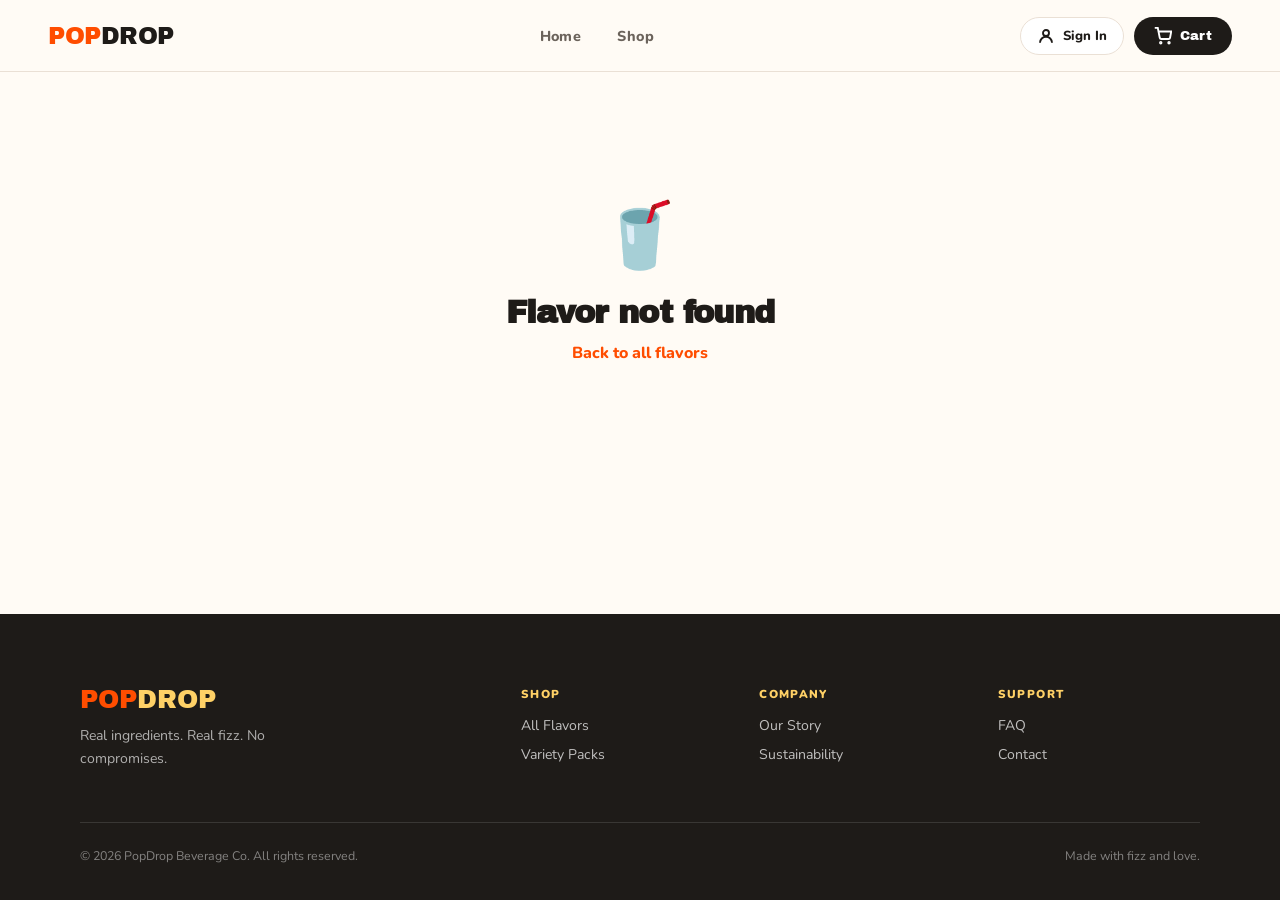
<file: product.html>
<!DOCTYPE html>
<html lang="en">
<head>
  <meta charset="UTF-8" />
  <meta name="viewport" content="width=device-width, initial-scale=1.0" />
  <title>Product — PopDrop</title>
  <link rel="stylesheet" href="css/style.css" />
</head>
<body>

  <nav class="nav">
    <a href="index.html" class="nav-logo">POP<span>DROP</span></a>
    <div class="nav-links">
      <a href="index.html">Home</a>
      <a href="products.html">Shop</a>
    </div>
    <div class="nav-actions">
      <a href="account.html" class="nav-account">
        <svg width="18" height="18" viewBox="0 0 24 24" fill="none" stroke="currentColor" stroke-width="2.5"><circle cx="12" cy="8" r="4"/><path d="M4 21a8 8 0 0 1 16 0"/></svg>
        <span id="account-label">Sign In</span>
      </a>
      <a href="cart.html" class="nav-cart">
        <svg width="18" height="18" viewBox="0 0 24 24" fill="none" stroke="currentColor" stroke-width="2.5">
          <circle cx="9" cy="21" r="1"/><circle cx="20" cy="21" r="1"/>
          <path d="M1 1h4l2.68 13.39a2 2 0 0 0 2 1.61h9.72a2 2 0 0 0 2-1.61L23 6H6"/>
        </svg>
        Cart
        <span class="cart-badge" id="cart-badge">0</span>
      </a>
    </div>
  </nav>

  <main id="main-content"></main>

  <footer class="footer">
    <div class="footer-grid">
      <div>
        <div class="footer-logo">POP<span>DROP</span></div>
        <p class="footer-tagline">Real ingredients. Real fizz. No compromises.</p>
      </div>
      <div class="footer-col">
        <p class="footer-col-title">Shop</p>
        <a href="products.html">All Flavors</a>
        <a href="products.html">Variety Packs</a>
      </div>
      <div class="footer-col">
        <p class="footer-col-title">Company</p>
        <a href="#">Our Story</a>
        <a href="#">Sustainability</a>
      </div>
      <div class="footer-col">
        <p class="footer-col-title">Support</p>
        <a href="#">FAQ</a>
        <a href="#">Contact</a>
      </div>
    </div>
    <div class="footer-bottom">
      <span>© 2026 PopDrop Beverage Co. All rights reserved.</span>
      <span>Made with fizz and love.</span>
    </div>
  </footer>

  <script src="js/data.js"></script>
  <script src="js/cart.js"></script>
  <script src="js/auth.js"></script>
  <script>
    const params = new URLSearchParams(window.location.search);
    const id = parseInt(params.get("id"));
    const product = PRODUCTS.find(p => p.id === id);
    const main = document.getElementById("main-content");

    if (!product) {
      main.innerHTML = `
        <div style="text-align:center;padding:120px 24px">
          <p style="font-size:4rem;margin-bottom:16px">🥤</p>
          <h2 style="font-family:'Archivo Black',sans-serif;font-size:2rem;margin-bottom:12px">Flavor not found</h2>
          <a href="products.html" style="color:var(--orange);font-weight:800;">Back to all flavors</a>
        </div>`;
    } else {
      document.title = `${product.name} — PopDrop`;

      const related = PRODUCTS.filter(p => p.id !== product.id).slice(0, 3);
      let qty = 1;

      main.innerHTML = `
        <nav class="detail-breadcrumb">
          <a href="index.html">Home</a> /
          <a href="products.html">Shop</a> /
          <span>${product.name}</span>
        </nav>

        <div class="detail-grid">
          <div class="detail-can-box" style="background:${product.highlight}">
            <div class="detail-deco1" style="background:${product.canColor}"></div>
            <div class="detail-deco2" style="background:${product.accentColor}"></div>
            <div class="can-wrap">${makeProductImage(product, 360)}</div>
          </div>

          <div class="detail-info">
            <p class="detail-eyebrow">${product.flavor}</p>
            <h1 class="detail-name">${product.name}</h1>
            <p class="detail-tagline" style="color:${product.canColor}">"${product.tagline}"</p>
            <p class="detail-desc">${product.description}</p>

            <div class="detail-stats">
              <div>
                <p class="detail-stat-label">Calories</p>
                <p class="detail-stat-val">${product.calories}</p>
              </div>
              <div>
                <p class="detail-stat-label">Volume</p>
                <p class="detail-stat-val">${product.volume}</p>
              </div>
              <div>
                <p class="detail-stat-label">Price</p>
                <p class="detail-stat-val" style="color:${product.canColor}">${formatPeso(product.price)}</p>
              </div>
            </div>

            <div class="pack-selector" id="pack-selector">
              <button type="button" class="pack-pill active" data-qty="1">
                <strong>Single Can</strong>
                <span>${formatPeso(product.price)}</span>
              </button>
              <button type="button" class="pack-pill" data-qty="4">
                <strong>4-Pack</strong>
                <span>${formatPeso(product.price * 4)}</span>
              </button>
              <button type="button" class="pack-pill" data-qty="6">
                <strong>6-Pack</strong>
                <span style="color:#16A34A">Save 10% + Free Ship</span>
              </button>
            </div>

            <div class="qty-row">
              <span style="font-size:.875rem;font-weight:800;color:var(--muted)">Quantity</span>
              <div class="qty-control">
                <button class="qty-btn" id="qty-minus">−</button>
                <span class="qty-val" id="qty-display">1</span>
                <button class="qty-btn" id="qty-plus">+</button>
              </div>
              <span class="qty-total" id="qty-total">${formatPeso(product.price)} total</span>
            </div>

            <div class="detail-actions">
              <button class="btn-primary" id="add-btn" style="background:${product.canColor}">Add to Cart</button>
              <button class="btn-purple" id="buy-btn">Buy Now →</button>
            </div>
          </div>
        </div>

        <section class="ingredients-section">
          <h2>INGREDIENTS</h2>
          <div class="ingredients-list">
            ${product.ingredients.map(ing => `
              <span class="ing-tag" style="border-color:${product.canColor};color:${product.canColor};background:${product.highlight}">${ing}</span>
            `).join("")}
          </div>
        </section>

        <section class="related-section">
          <h2>MORE FLAVORS</h2>
          <div class="related-grid">
            ${related.map(p => `
              <a href="product.html?id=${p.id}" class="related-card">
                <div class="can-wrap">${makeProductImage(p, 90)}</div>
                <div class="related-info">
                  <p class="name">${p.name}</p>
                  <p class="sub">${p.flavor}</p>
                  <p class="price">${formatPeso(p.price)}</p>
                </div>
              </a>`).join("")}
          </div>
        </section>
      `;

      function updateQtyDisplay() {
        document.getElementById("qty-display").textContent = qty;
        const discount = qty >= 6 ? 0.9 : 1;
        const total = product.price * qty * discount;
        document.getElementById("qty-total").textContent = qty >= 6
          ? `${formatPeso(total)} total (10% off applied)`
          : `${formatPeso(total)} total`;
        document.querySelectorAll(".pack-pill").forEach(btn => {
          btn.classList.toggle("active", Number(btn.dataset.qty) === qty);
        });
      }

      document.getElementById("pack-selector").addEventListener("click", e => {
        const pill = e.target.closest(".pack-pill");
        if (!pill) return;
        qty = Number(pill.dataset.qty);
        updateQtyDisplay();
      });

      document.getElementById("qty-minus").addEventListener("click", () => {
        if (qty > 1) qty--;
        updateQtyDisplay();
      });

      document.getElementById("qty-plus").addEventListener("click", () => {
        qty++;
        updateQtyDisplay();
      });

      document.getElementById("add-btn").addEventListener("click", function() {
        Cart.add(product.id, qty);
        this.textContent = "Added ✓";
        this.classList.add("btn-success");
        setTimeout(() => {
          this.textContent = "Add to Cart";
          this.classList.remove("btn-success");
        }, 1800);
      });

      document.getElementById("buy-btn").addEventListener("click", () => {
        Cart.add(product.id, qty);
        window.location.href = "cart.html";
      });
    }
  </script>
</body>
</html>
</file>
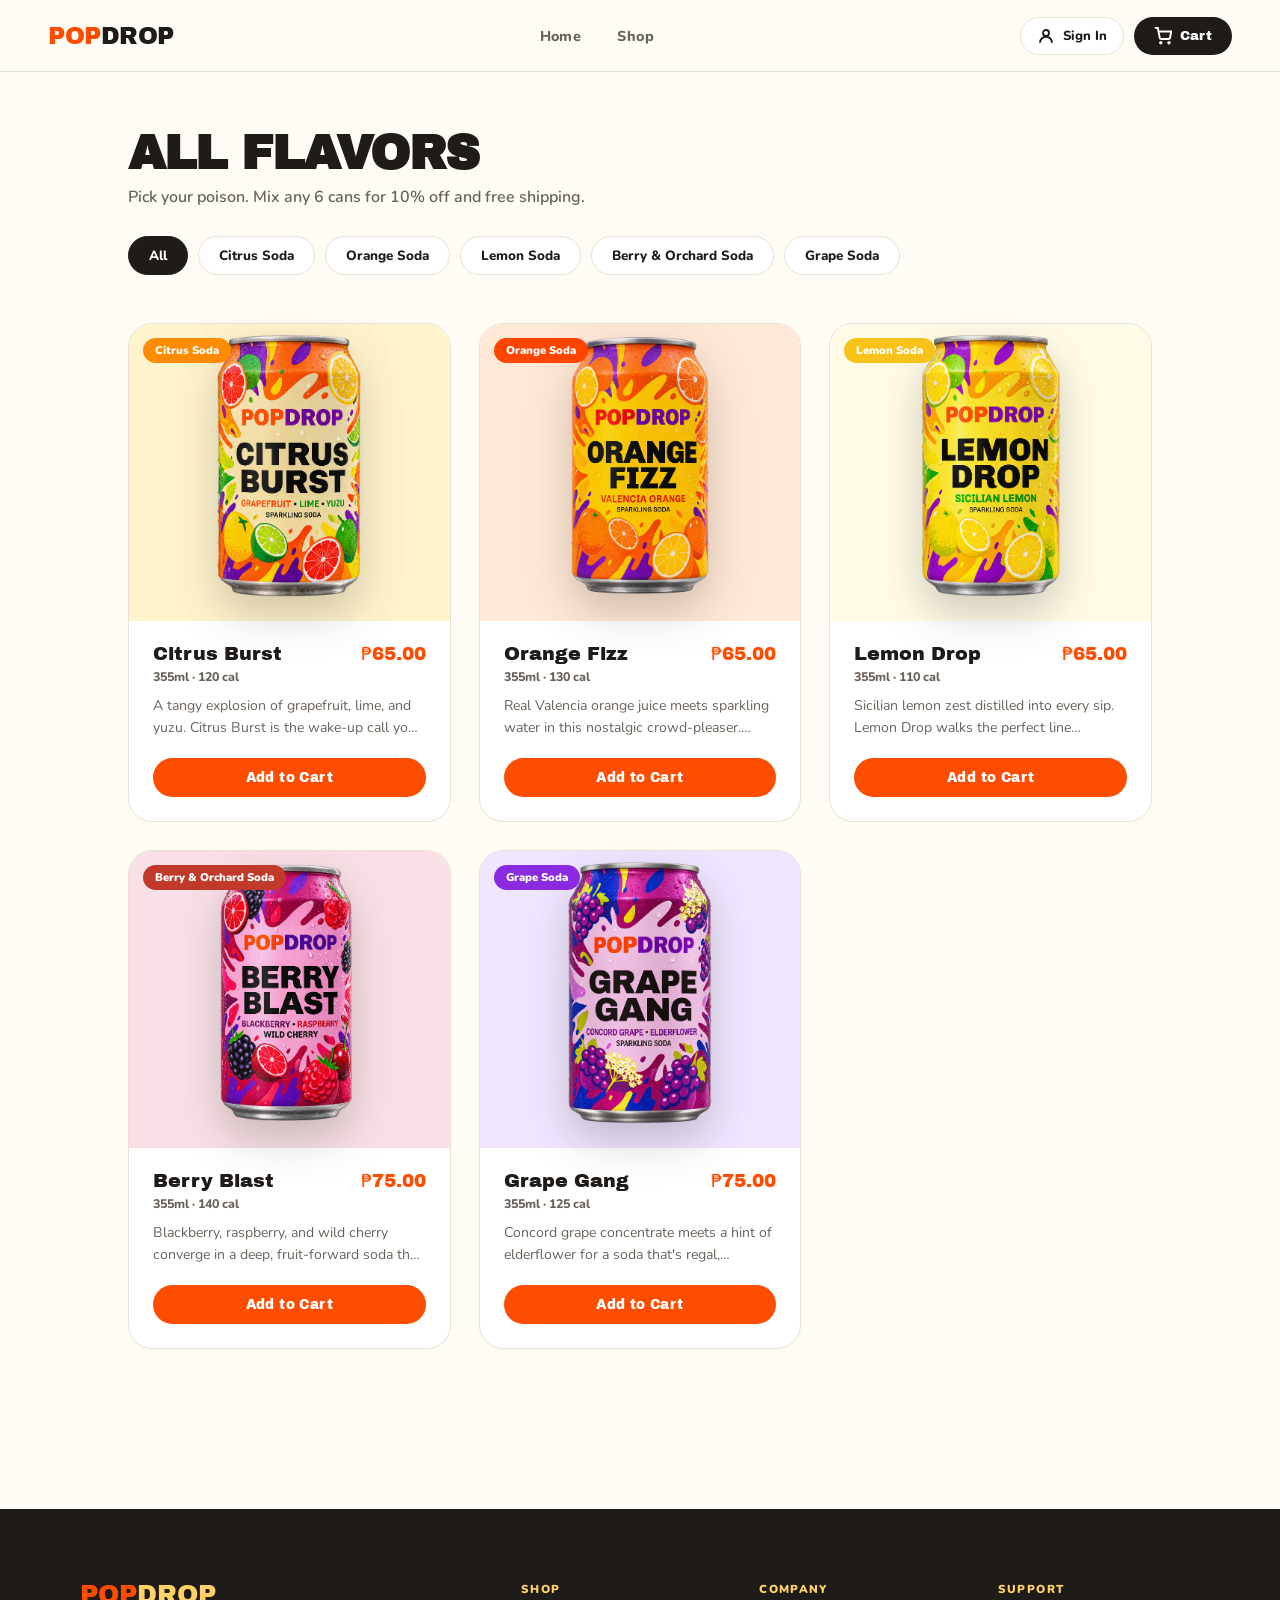
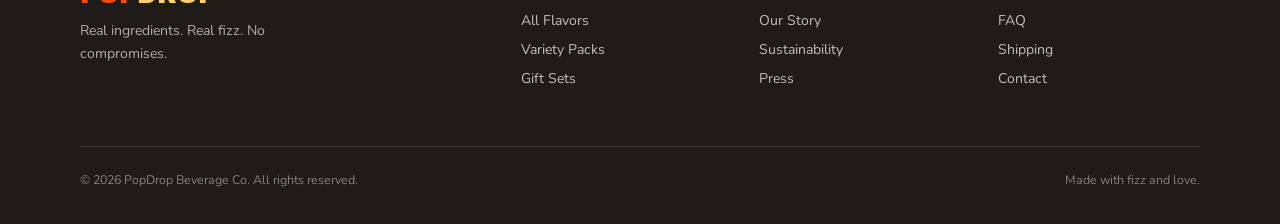
<file: products.html>
<!DOCTYPE html>
<html lang="en">
<head>
  <meta charset="UTF-8" />
  <meta name="viewport" content="width=device-width, initial-scale=1.0" />
  <title>Shop All Flavors — PopDrop</title>
  <link rel="stylesheet" href="css/style.css" />
</head>
<body>

  <nav class="nav">
    <a href="index.html" class="nav-logo">POP<span>DROP</span></a>
    <div class="nav-links">
      <a href="index.html">Home</a>
      <a href="products.html">Shop</a>
    </div>
    <div class="nav-actions">
      <a href="account.html" class="nav-account">
        <svg width="18" height="18" viewBox="0 0 24 24" fill="none" stroke="currentColor" stroke-width="2.5"><circle cx="12" cy="8" r="4"/><path d="M4 21a8 8 0 0 1 16 0"/></svg>
        <span id="account-label">Sign In</span>
      </a>
      <a href="cart.html" class="nav-cart">
        <svg width="18" height="18" viewBox="0 0 24 24" fill="none" stroke="currentColor" stroke-width="2.5">
          <circle cx="9" cy="21" r="1"/><circle cx="20" cy="21" r="1"/>
          <path d="M1 1h4l2.68 13.39a2 2 0 0 0 2 1.61h9.72a2 2 0 0 0 2-1.61L23 6H6"/>
        </svg>
        Cart
        <span class="cart-badge" id="cart-badge">0</span>
      </a>
    </div>
  </nav>

  <main>
    <div class="page-header">
      <h1>ALL FLAVORS</h1>
      <p>Pick your poison. Mix any 6 cans for 10% off and free shipping.</p>
    </div>

    <div class="filter-bar" id="filter-bar">
      <button class="filter-btn active" data-filter="All">All</button>
      <button class="filter-btn" data-filter="Citrus Soda">Citrus Soda</button>
      <button class="filter-btn" data-filter="Orange Soda">Orange Soda</button>
      <button class="filter-btn" data-filter="Lemon Soda">Lemon Soda</button>
      <button class="filter-btn" data-filter="Berry &amp; Orchard Soda">Berry &amp; Orchard Soda</button>
      <button class="filter-btn" data-filter="Grape Soda">Grape Soda</button>
    </div>

    <div class="all-products-grid" id="products-grid"></div>
  </main>

  <footer class="footer">
    <div class="footer-grid">
      <div>
        <div class="footer-logo">POP<span>DROP</span></div>
        <p class="footer-tagline">Real ingredients. Real fizz. No compromises.</p>
      </div>
      <div class="footer-col">
        <p class="footer-col-title">Shop</p>
        <a href="products.html">All Flavors</a>
        <a href="products.html">Variety Packs</a>
        <a href="products.html">Gift Sets</a>
      </div>
      <div class="footer-col">
        <p class="footer-col-title">Company</p>
        <a href="#">Our Story</a>
        <a href="#">Sustainability</a>
        <a href="#">Press</a>
      </div>
      <div class="footer-col">
        <p class="footer-col-title">Support</p>
        <a href="#">FAQ</a>
        <a href="#">Shipping</a>
        <a href="#">Contact</a>
      </div>
    </div>
    <div class="footer-bottom">
      <span>© 2026 PopDrop Beverage Co. All rights reserved.</span>
      <span>Made with fizz and love.</span>
    </div>
  </footer>

  <script src="js/data.js"></script>
  <script src="js/cart.js"></script>
  <script src="js/auth.js"></script>
  <script>
    let currentFilter = "All";

    function renderProducts() {
      const grid = document.getElementById("products-grid");
      const filtered = currentFilter === "All"
        ? PRODUCTS
        : PRODUCTS.filter(p => p.flavor === currentFilter);

      if (filtered.length === 0) {
        grid.innerHTML = `<div style="grid-column:1/-1;text-align:center;padding:80px 24px;color:#888">
          <p style="font-size:3rem;margin-bottom:12px">🥤</p>
          <p style="font-weight:700">No flavors match that filter.</p>
        </div>`;
        return;
      }

      grid.innerHTML = filtered.map(p => `
        <div class="product-card">
          <a href="product.html?id=${p.id}" class="product-card-img" style="background:${p.highlight}">
            <span class="flavor-tag" style="background:${p.canColor}">${p.flavor}</span>
            <div class="can-wrap">${makeProductImage(p, 210)}</div>
          </a>
          <div class="product-card-body">
            <div class="product-card-top">
              <a href="product.html?id=${p.id}" class="product-card-name">${p.name}</a>
              <span class="product-card-price">${formatPeso(p.price)}</span>
            </div>
            <p class="product-meta">${p.volume} · ${p.calories} cal</p>
            <p class="product-card-desc">${p.description}</p>
            <div class="product-card-actions">
              <button class="btn-primary" onclick="Cart.add(${p.id}); this.textContent='Added ✓'; this.classList.add('btn-success'); setTimeout(()=>{this.textContent='Add to Cart';this.classList.remove('btn-success');},1600)">Add to Cart</button>
            </div>
          </div>
        </div>`).join("");
    }

    document.getElementById("filter-bar").addEventListener("click", e => {
      const btn = e.target.closest(".filter-btn");
      if (!btn) return;
      document.querySelectorAll(".filter-btn").forEach(b => b.classList.remove("active"));
      btn.classList.add("active");
      currentFilter = btn.dataset.filter;
      renderProducts();
    });

    renderProducts();
  </script>
</body>
</html>
</file>
<file: css/style.css>
@import url('https://fonts.googleapis.com/css2?family=Archivo+Black&family=Nunito:wght@400;500;600;700;800;900&display=swap');

/* ── Reset & Base ─────────────────────────────── */
*, *::before, *::after { box-sizing: border-box; margin: 0; padding: 0; }
html { scroll-behavior: smooth; }
body {
  font-family: 'Nunito', sans-serif;
  color: var(--text);
  background: var(--cream);
  min-height: 100vh;
  display: flex;
  flex-direction: column;
}
main { flex: 1; }
a { text-decoration: none; color: inherit; }
img { display: block; max-width: 100%; }
button { cursor: pointer; font-family: inherit; border: none; background: none; }

h1, h2, h3 { font-family: 'Archivo Black', sans-serif; line-height: 1.05; letter-spacing: -0.02em; }

/* ── CSS Variables ────────────────────────────── */
:root {
  --orange: #FF4D00;
  --orange-dark: #D93A00;
  --purple: #3B1578;
  --purple-light: #5B21B6;
  --yellow: #FFD166;
  --cream: #FFFBF5;
  --gray-bg: #F5EFE6;
  --text: #1E1B18;
  --muted: #6B635B;
  --border: #EAE0D5;
}

/* ── Utilities ────────────────────────────────── */
.container { max-width: 1120px; margin: 0 auto; padding: 0 24px; }

.btn-primary {
  display: inline-flex;
  align-items: center;
  justify-content: center;
  gap: 8px;
  background: var(--orange);
  color: #fff;
  font-family: 'Archivo Black', sans-serif;
  font-size: 0.85rem;
  padding: 13px 28px;
  border-radius: 100px;
  border: none;
  cursor: pointer;
  transition: transform .15s, background .15s, box-shadow .15s;
  letter-spacing: .03em;
}
.btn-primary:hover { background: var(--orange-dark); transform: translateY(-2px); box-shadow: 0 8px 20px rgba(255,77,0,.25); }
.btn-primary:active { transform: scale(.97); }

.btn-outline {
  display: inline-flex;
  align-items: center;
  justify-content: center;
  background: transparent;
  color: var(--text);
  font-family: 'Archivo Black', sans-serif;
  font-size: 0.85rem;
  padding: 11px 26px;
  border-radius: 100px;
  border: 2px solid var(--text);
  cursor: pointer;
  transition: background .15s, color .15s;
}
.btn-outline:hover { background: var(--text); color: #fff; }

.btn-ghost {
  display: inline-flex;
  align-items: center;
  justify-content: center;
  background: rgba(255,255,255,.14);
  color: #fff;
  font-family: 'Archivo Black', sans-serif;
  font-size: 0.85rem;
  padding: 13px 28px;
  border-radius: 100px;
  border: 2px solid rgba(255,255,255,.45);
  cursor: pointer;
  transition: background .15s, transform .15s;
}
.btn-ghost:hover { background: rgba(255,255,255,.26); transform: translateY(-2px); }

.btn-purple {
  display: inline-flex;
  align-items: center;
  justify-content: center;
  background: var(--text);
  color: #fff;
  font-family: 'Archivo Black', sans-serif;
  font-size: 0.85rem;
  padding: 13px 28px;
  border-radius: 100px;
  border: none;
  cursor: pointer;
  transition: opacity .15s, transform .15s;
  text-align: center;
}
.btn-purple:hover { opacity: .88; transform: translateY(-2px); }
.btn-success { background: #16A34A !important; }

/* ── Navbar (Frosted Cream) ───────────────────── */
.nav {
  position: sticky;
  top: 0;
  z-index: 100;
  height: 72px;
  background: rgba(255, 251, 245, 0.9);
  backdrop-filter: blur(14px);
  -webkit-backdrop-filter: blur(14px);
  border-bottom: 1px solid var(--border);
  display: flex;
  align-items: center;
  justify-content: space-between;
  padding: 0 48px;
}
.nav-logo {
  font-family: 'Archivo Black', sans-serif;
  font-size: 1.5rem;
  color: var(--orange);
  letter-spacing: -0.02em;
}
.nav-logo span { color: var(--text); }
.nav-links { display: flex; gap: 36px; }
.nav-links a {
  color: var(--muted);
  font-weight: 800;
  font-size: 0.9rem;
  letter-spacing: .03em;
  transition: color .15s;
}
.nav-links a:hover { color: var(--orange); }
.nav-actions { display: flex; align-items: center; gap: 10px; }
.nav-account {
  display: flex;
  align-items: center;
  gap: 8px;
  color: var(--text);
  font-weight: 800;
  font-size: 0.82rem;
  padding: 9px 16px;
  border-radius: 100px;
  border: 1.5px solid var(--border);
  background: #fff;
  transition: border-color .15s, background .15s;
}
.nav-account:hover, .nav-account[aria-current="page"] { border-color: var(--text); background: var(--gray-bg); }
.nav-cart {
  position: relative;
  display: flex;
  align-items: center;
  gap: 8px;
  background: var(--text);
  color: #fff;
  font-family: 'Archivo Black', sans-serif;
  font-size: 0.82rem;
  padding: 10px 20px;
  border-radius: 100px;
  transition: background .15s, transform .15s;
  text-decoration: none;
}
.nav-cart:hover { background: var(--orange); transform: translateY(-1px); }
.cart-badge {
  display: none;
  align-items: center;
  justify-content: center;
  position: absolute;
  top: -6px;
  right: -6px;
  min-width: 22px;
  height: 22px;
  padding: 0 5px;
  background: var(--orange);
  color: #fff;
  border: 2px solid var(--cream);
  border-radius: 50%;
  font-family: 'Nunito', sans-serif;
  font-size: 0.72rem;
  font-weight: 900;
}

/* ── Hero (Full Viewport Height) ──────────────── */
.hero {
  background: radial-gradient(circle at 75% 45%, #FF7A2F 0%, #FF4D00 58%, #E03A00 100%);
  position: relative;
  overflow: hidden;
  min-height: calc(100vh - 118px);
  min-height: calc(100dvh - 118px);
  display: flex;
  align-items: center;
}
.hero-inner {
  width: 100%;
  max-width: 1120px;
  margin: 0 auto;
  padding: 40px 48px 96px;
  display: grid;
  grid-template-columns: 1.05fr 0.95fr;
  gap: 32px;
  align-items: center;
}
.hero-eyebrow {
  background: var(--text);
  color: var(--yellow);
  padding: 7px 18px;
  border-radius: 100px;
  font-size: 0.72rem;
  font-weight: 900;
  letter-spacing: .12em;
  text-transform: uppercase;
  display: inline-block;
  margin-bottom: 22px;
}
.hero h1 {
  font-size: clamp(3.1rem, 5.8vw, 5.2rem);
  color: #fff;
  line-height: 0.96;
  margin-bottom: 22px;
}
.hero h1 span { color: var(--yellow); }
.hero-sub {
  color: rgba(255,255,255,.88);
  font-size: 1.08rem;
  line-height: 1.65;
  margin-bottom: 34px;
  max-width: 430px;
  font-weight: 600;
}
.hero-btns { display: flex; gap: 14px; flex-wrap: wrap; }
.hero-cans {
  display: flex;
  align-items: flex-end;
  justify-content: center;
  position: relative;
  min-height: 360px;
}
.hero-cans::before {
  content: "";
  position: absolute;
  width: 360px;
  height: 360px;
  background: radial-gradient(circle, rgba(255,209,102,0.38) 0%, rgba(255,209,102,0) 70%);
  border-radius: 50%;
  top: 50%;
  left: 50%;
  transform: translate(-50%, -50%);
  pointer-events: none;
}
.hero-can-wrap {
  position: relative;
  margin: 0 -22px;
  transition: transform .35s cubic-bezier(.22,1,.36,1);
}
.hero-can-wrap:hover { transform: translateY(-16px) scale(1.06) !important; z-index: 20 !important; }
.hero-wave {
  position: absolute;
  bottom: -1px;
  left: 0;
  width: 100%;
  height: 64px;
}

/* ── Marquee Ticker (Flush at Bottom of Fold) ─── */
.marquee-bar {
  height: 46px;
  margin-top: -1px;
  background: var(--text);
  color: var(--yellow);
  overflow: hidden;
  white-space: nowrap;
  display: flex;
  align-items: center;
}
.marquee-track {
  display: inline-flex;
  gap: 36px;
  font-family: 'Archivo Black', sans-serif;
  font-size: 0.8rem;
  letter-spacing: .12em;
  text-transform: uppercase;
  animation: marquee 24s linear infinite;
}
@keyframes marquee {
  0% { transform: translateX(0); }
  100% { transform: translateX(-50%); }
}

/* ── Transparent Can Image Styling ────────────── */
.product-image {
  display: block;
  object-fit: contain;
  max-width: 100%;
  height: auto;
  filter: drop-shadow(0 18px 22px rgba(30, 27, 24, 0.22));
  transition: transform .35s cubic-bezier(.22,1,.36,1), filter .35s;
}
.can-wrap {
  display: flex;
  justify-content: center;
  align-items: center;
  transition: transform .35s cubic-bezier(.22,1,.36,1);
}

/* ── Flavor Strip ─────────────────────────────── */
.flavor-strip { padding: 76px 48px 64px; }
.section-header { text-align: center; margin-bottom: 48px; }
.section-header h2 { font-size: 2.5rem; margin-bottom: 10px; }
.section-header p { color: var(--muted); font-size: 1rem; font-weight: 600; }
.flavor-grid {
  max-width: 1120px;
  margin: 0 auto;
  display: grid;
  grid-template-columns: repeat(5, 1fr);
  gap: 18px;
}
.flavor-card {
  display: flex;
  flex-direction: column;
  align-items: center;
  gap: 14px;
  padding: 20px 14px 24px;
  border-radius: 24px;
  border: 2px solid transparent;
  transition: border-color .2s, box-shadow .25s, transform .25s;
  text-decoration: none;
  color: inherit;
  overflow: visible;
}
.flavor-card .can-wrap { margin-top: -12px; }
.flavor-card:hover {
  border-color: var(--border);
  box-shadow: 0 14px 36px rgba(30,27,24,.08);
  transform: translateY(-4px);
}
.flavor-card:hover .can-wrap { transform: translateY(-10px) scale(1.08) rotate(-3deg); }
.flavor-name { font-family: 'Archivo Black', sans-serif; font-size: 0.95rem; text-align: center; }
.flavor-sub { font-size: 0.78rem; color: var(--muted); font-weight: 700; text-align: center; margin-top: 2px; }

/* ── Promo Banner ─────────────────────────────── */
.promo-banner {
  max-width: 1120px;
  margin: 12px auto 0;
  border-radius: 28px;
  padding: 48px 56px;
  background: linear-gradient(135deg, var(--text) 0%, var(--purple) 100%);
  display: flex;
  align-items: center;
  justify-content: space-between;
  gap: 24px;
  flex-wrap: wrap;
  box-shadow: 0 18px 40px rgba(30,27,24,.14);
}
.promo-eyebrow {
  font-size: 0.72rem;
  font-weight: 900;
  color: var(--yellow);
  letter-spacing: .12em;
  text-transform: uppercase;
  margin-bottom: 8px;
}
.promo-banner h2 { font-size: 2.1rem; color: #fff; margin-bottom: 8px; }
.promo-banner p { color: rgba(255,255,255,.8); font-size: 0.98rem; }

/* ── Product Cards (Pop-Out Transparent Cans) ─── */
.products-section { padding: 80px 48px; }
.products-header {
  max-width: 1120px;
  margin: 0 auto 40px;
  display: flex;
  align-items: flex-end;
  justify-content: space-between;
}
.products-header h2 { font-size: 2.3rem; }
.see-all { font-weight: 800; font-size: 0.92rem; color: var(--orange); }
.see-all:hover { text-decoration: underline; }

.products-grid, .all-products-grid {
  max-width: 1120px;
  margin: 0 auto;
  display: grid;
  grid-template-columns: repeat(3, 1fr);
  gap: 28px;
}
.all-products-grid { margin: 48px auto 80px; padding: 0 48px; }

.product-card {
  background: #fff;
  border-radius: 24px;
  border: 1px solid var(--border);
  transition: box-shadow .25s, transform .25s;
  display: flex;
  flex-direction: column;
  overflow: visible;
}
.product-card:hover {
  box-shadow: 0 18px 44px rgba(30,27,24,.09);
  transform: translateY(-4px);
}
.product-card-img {
  display: flex;
  justify-content: center;
  align-items: center;
  padding: 28px 20px 24px;
  border-radius: 23px 23px 0 0;
  position: relative;
  min-height: 250px;
}
.product-card-img .can-wrap { margin-top: -18px; }
.product-card:hover .product-card-img .can-wrap {
  transform: translateY(-10px) scale(1.08) rotate(-3deg);
}
.product-card-body { padding: 22px 24px 24px; flex: 1; display: flex; flex-direction: column; }
.product-card-top { display: flex; justify-content: space-between; align-items: baseline; gap: 12px; margin-bottom: 4px; }
.product-card-name { font-family: 'Archivo Black', sans-serif; font-size: 1.2rem; color: var(--text); transition: color .15s; }
.product-card-name:hover { color: var(--orange); }
.product-card-price { font-family: 'Archivo Black', sans-serif; font-size: 1.15rem; color: var(--orange); }
.product-card-flavor, .product-meta { font-size: 0.78rem; color: var(--muted); font-weight: 800; margin-bottom: 10px; }
.product-card-desc {
  font-size: 0.88rem;
  color: var(--muted);
  line-height: 1.55;
  flex: 1;
  margin-bottom: 20px;
  display: -webkit-box;
  -webkit-line-clamp: 2;
  -webkit-box-orient: vertical;
  overflow: hidden;
}
.product-card-actions { display: flex; gap: 10px; }
.product-card-actions .btn-primary { width: 100%; padding: 12px 16px; font-size: 0.84rem; }

.flavor-tag {
  position: absolute;
  top: 14px;
  left: 14px;
  padding: 5px 12px;
  border-radius: 100px;
  font-size: 0.7rem;
  font-weight: 900;
  color: #fff;
  z-index: 2;
}

/* ── Values (Custom SVG Icons) ────────────────── */
.values { background: var(--gray-bg); padding: 72px 48px; }
.values-grid {
  max-width: 1120px;
  margin: 0 auto;
  display: grid;
  grid-template-columns: repeat(3, 1fr);
  gap: 36px;
  text-align: center;
}
.value-icon-circle {
  width: 64px;
  height: 64px;
  border-radius: 20px;
  background: #fff;
  color: var(--orange);
  display: inline-flex;
  align-items: center;
  justify-content: center;
  margin-bottom: 18px;
  box-shadow: 0 8px 20px rgba(30,27,24,.06);
}
.value-title { font-family: 'Archivo Black', sans-serif; font-size: 1.15rem; margin-bottom: 10px; }
.value-body { font-size: 0.9rem; color: var(--muted); line-height: 1.65; max-width: 300px; margin: 0 auto; }

/* ── Newsletter ───────────────────────────────── */
.newsletter { padding: 84px 48px; text-align: center; }
.newsletter h2 { font-size: 2.3rem; margin-bottom: 12px; }
.newsletter p { color: var(--muted); margin-bottom: 32px; font-weight: 600; }
.newsletter-form { display: flex; gap: 12px; max-width: 460px; margin: 0 auto; }
.newsletter-form input {
  flex: 1;
  padding: 13px 22px;
  border: 1.5px solid var(--border);
  background: #fff;
  border-radius: 100px;
  font-family: 'Nunito', sans-serif;
  font-size: 0.9rem;
  outline: none;
  transition: border-color .2s;
}
.newsletter-form input:focus { border-color: var(--orange); }

/* ── Footer (Dark Anchored) ───────────────────── */
.footer {
  background: var(--text);
  color: #fff;
  padding: 72px 48px 36px;
  margin-top: 80px;
}
.footer-grid {
  max-width: 1120px;
  margin: 0 auto;
  display: grid;
  grid-template-columns: 2fr 1fr 1fr 1fr;
  gap: 36px;
  margin-bottom: 48px;
}
.footer-logo { font-family: 'Archivo Black', sans-serif; font-size: 1.6rem; color: var(--orange); }
.footer-logo span { color: var(--yellow); }
.footer-tagline { font-size: 0.88rem; color: rgba(255,255,255,.65); margin-top: 12px; line-height: 1.6; max-width: 260px; }
.footer-col-title {
  font-size: 0.72rem;
  font-weight: 900;
  letter-spacing: .12em;
  text-transform: uppercase;
  color: var(--yellow);
  margin-bottom: 14px;
}
.footer-col a {
  display: block;
  font-size: 0.88rem;
  color: rgba(255,255,255,.72);
  margin-bottom: 10px;
  transition: color .15s;
}
.footer-col a:hover { color: #fff; }
.footer-bottom {
  max-width: 1120px;
  margin: 0 auto;
  display: flex;
  justify-content: space-between;
  align-items: center;
  padding-top: 24px;
  border-top: 1px solid rgba(255,255,255,.12);
  font-size: 0.78rem;
  color: rgba(255,255,255,.45);
}

/* ── Products Page ────────────────────────────── */
.page-header { padding: 56px 48px 0; max-width: 1120px; margin: 0 auto; }
.page-header h1 { font-size: 3rem; margin-bottom: 8px; }
.page-header p { color: var(--muted); font-size: 1rem; font-weight: 600; }
.filter-bar { max-width: 1120px; margin: 28px auto 0; padding: 0 48px; display: flex; flex-wrap: wrap; gap: 10px; }
.filter-btn {
  padding: 9px 20px;
  border-radius: 100px;
  font-weight: 800;
  font-size: 0.84rem;
  background: #fff;
  color: var(--text);
  border: 1.5px solid var(--border);
  cursor: pointer;
  transition: background .15s, color .15s, border-color .15s;
}
.filter-btn:hover { border-color: var(--text); }
.filter-btn.active { background: var(--text); color: #fff; border-color: var(--text); }

/* ── Product Detail Page ──────────────────────── */
.detail-breadcrumb {
  max-width: 1120px;
  margin: 0 auto;
  padding: 32px 48px 0;
  display: flex;
  gap: 8px;
  align-items: center;
  font-size: 0.85rem;
  color: var(--muted);
}
.detail-breadcrumb a:hover { color: var(--orange); }
.detail-breadcrumb span { color: var(--text); font-weight: 700; }
.detail-grid {
  max-width: 1120px;
  margin: 36px auto 56px;
  padding: 0 48px;
  display: grid;
  grid-template-columns: 1fr 1fr;
  gap: 64px;
  align-items: center;
}
.detail-can-box {
  border-radius: 32px;
  display: flex;
  align-items: center;
  justify-content: center;
  padding: 48px 32px;
  position: relative;
  overflow: hidden;
  min-height: 480px;
}
.detail-deco1, .detail-deco2 {
  position: absolute;
  border-radius: 50%;
  pointer-events: none;
}
.detail-deco1 { width: 220px; height: 220px; top: -50px; right: -50px; opacity: .14; }
.detail-deco2 { width: 150px; height: 150px; bottom: -20px; left: -30px; opacity: .1; }
.detail-eyebrow { font-size: 0.74rem; font-weight: 900; letter-spacing: .12em; text-transform: uppercase; color: var(--muted); margin-bottom: 8px; }
.detail-name { font-size: clamp(2.5rem, 5vw, 3.6rem); margin-bottom: 8px; }
.detail-tagline { font-size: 1.12rem; font-weight: 800; margin-bottom: 18px; }
.detail-desc { color: var(--muted); line-height: 1.75; margin-bottom: 24px; font-size: 0.96rem; }
.detail-stats { display: flex; gap: 36px; padding: 18px 0; border-top: 1px solid var(--border); border-bottom: 1px solid var(--border); margin-bottom: 24px; }
.detail-stat-label { font-size: 0.7rem; font-weight: 900; letter-spacing: .08em; text-transform: uppercase; color: var(--muted); margin-bottom: 4px; }
.detail-stat-val { font-family: 'Archivo Black', sans-serif; font-size: 1.25rem; }

/* Pack Selector */
.pack-selector { display: flex; gap: 10px; margin-bottom: 20px; flex-wrap: wrap; }
.pack-pill {
  flex: 1;
  min-width: 110px;
  padding: 10px 14px;
  border-radius: 14px;
  border: 1.5px solid var(--border);
  background: #fff;
  text-align: center;
  transition: border-color .15s, background .15s;
}
.pack-pill strong { display: block; font-size: 0.85rem; color: var(--text); }
.pack-pill span { font-size: 0.72rem; color: var(--muted); font-weight: 700; }
.pack-pill.active { border-color: var(--text); background: var(--gray-bg); }

.qty-control { display: flex; align-items: center; border: 1.5px solid var(--border); background: #fff; border-radius: 100px; overflow: hidden; width: fit-content; }
.qty-btn { width: 40px; height: 40px; font-size: 1.2rem; font-weight: 700; background: none; border: none; cursor: pointer; }
.qty-btn:hover { background: var(--gray-bg); }
.qty-val { padding: 0 16px; font-weight: 900; min-width: 48px; text-align: center; }
.qty-row { display: flex; align-items: center; gap: 16px; margin-bottom: 20px; }
.qty-total { font-size: 0.9rem; color: var(--muted); font-weight: 800; }
.detail-actions { display: flex; gap: 12px; flex-wrap: wrap; }
.detail-actions .btn-primary, .detail-actions .btn-purple { flex: 1; min-width: 150px; padding: 15px; }

.ingredients-section { max-width: 1120px; margin: 0 auto 60px; padding: 0 48px; }
.ingredients-section h2 { font-size: 1.5rem; margin-bottom: 18px; }
.ingredients-list { display: flex; flex-wrap: wrap; gap: 10px; }
.ing-tag { padding: 8px 18px; border-radius: 100px; font-size: 0.82rem; font-weight: 800; border: 2px solid; }
.related-section { max-width: 1120px; margin: 0 auto 80px; padding: 0 48px; }
.related-section h2 { font-size: 1.5rem; margin-bottom: 24px; }
.related-grid { display: grid; grid-template-columns: repeat(3, 1fr); gap: 18px; }
.related-card {
  display: flex;
  align-items: center;
  gap: 16px;
  padding: 16px;
  border-radius: 18px;
  background: #fff;
  border: 1px solid var(--border);
  text-decoration: none;
  color: inherit;
  transition: box-shadow .2s, transform .2s;
}
.related-card:hover { box-shadow: 0 10px 28px rgba(30,27,24,.08); transform: translateY(-2px); }
.related-info .name { font-weight: 900; margin-bottom: 2px; }
.related-info .sub { font-size: 0.75rem; color: var(--muted); margin-bottom: 4px; }
.related-info .price { font-weight: 900; font-size: 0.9rem; color: var(--orange); }

/* ── Cart, Checkout, Account & Admin (Preserved) ─ */
.cart-page, .checkout-page { max-width: 1120px; margin: 0 auto; padding: 48px 48px 80px; }
.cart-page h1, .checkout-page h1 { font-size: 2.8rem; margin-bottom: 36px; }
.cart-layout, .checkout-layout { display: grid; grid-template-columns: 1fr 340px; gap: 40px; align-items: start; }
.cart-items { display: flex; flex-direction: column; gap: 16px; }
.cart-item { display: flex; align-items: center; gap: 20px; padding: 18px; border-radius: 18px; background: #fff; border: 1px solid var(--border); }
.cart-item-thumb { border-radius: 14px; display: flex; align-items: center; justify-content: center; flex-shrink: 0; width: 96px; height: 96px; }
.cart-item-info { flex: 1; min-width: 0; }
.cart-item-name { font-weight: 900; font-size: 1rem; margin-bottom: 2px; display: block; }
.cart-item-meta { font-size: 0.78rem; color: var(--muted); font-weight: 700; margin-bottom: 6px; }
.cart-item-price { font-weight: 800; font-size: 0.875rem; color: var(--orange); }
.qty-control.small .qty-btn { width: 34px; height: 34px; font-size: 1rem; }
.qty-control.small .qty-val { padding: 0 12px; }
.cart-item-total { text-align: right; flex-shrink: 0; width: 80px; }
.cart-item-total .amount { font-weight: 900; }
.cart-item-total .remove-btn { font-size: 0.75rem; color: var(--muted); font-weight: 700; margin-top: 4px; display: block; width: 100%; text-align: right; }
.cart-item-total .remove-btn:hover { color: #ef4444; }
.cart-continue { display: inline-block; font-weight: 800; font-size: 0.875rem; color: var(--orange); margin-top: 12px; }
.cart-summary, .order-summary-mini { background: #fff; border: 1px solid var(--border); border-radius: 20px; padding: 24px; position: sticky; top: 88px; }
.cart-summary h2, .order-summary-mini h2 { font-size: 1rem; margin-bottom: 20px; letter-spacing: .04em; }
.summary-row { display: flex; justify-content: space-between; font-size: 0.875rem; margin-bottom: 12px; }
.summary-row .label { color: var(--muted); font-weight: 600; }
.summary-discount .label, .summary-discount .val { color: #16a34a; font-weight: 800; }
.summary-row .val { font-weight: 700; }
.summary-divider { border: none; border-top: 1px solid var(--border); margin: 16px 0; }
.summary-total .label { font-family: 'Archivo Black', sans-serif; font-size: 1rem; }
.summary-total .val { font-family: 'Archivo Black', sans-serif; font-size: 1.25rem; color: var(--orange); }
.free-shipping-note { background: #f0fdf4; color: #16a34a; font-size: 0.8rem; font-weight: 700; padding: 10px 14px; border-radius: 12px; margin-bottom: 12px; }
.secure-note { text-align: center; font-size: 0.75rem; color: var(--muted); font-weight: 600; margin-top: 14px; }
.cart-empty { text-align: center; padding: 100px 24px; }
.cart-empty .icon { font-size: 4rem; margin-bottom: 20px; }
.cart-empty h2 { font-size: 2rem; margin-bottom: 10px; }
.cart-empty p { color: var(--muted); margin-bottom: 28px; }

.steps { display: flex; align-items: center; gap: 16px; margin-bottom: 40px; }
.step { display: flex; align-items: center; gap: 10px; }
.step-num { width: 34px; height: 34px; border-radius: 50%; display: flex; align-items: center; justify-content: center; font-family: 'Archivo Black', sans-serif; font-size: 0.875rem; background: var(--gray-bg); color: var(--muted); }
.step-num.active { background: var(--orange); color: #fff; }
.step-num.done { background: #22c55e; color: #fff; }
.step-label { font-weight: 700; font-size: 0.875rem; }
.step-divider { color: var(--border); font-size: 1.2rem; }
.form-title { font-size: 1.3rem; margin-bottom: 24px; }
.form-grid { display: grid; grid-template-columns: 1fr 1fr; gap: 16px; }
.form-group { display: flex; flex-direction: column; gap: 6px; }
.form-group.full { grid-column: 1 / -1; }
.form-label { font-size: 0.7rem; font-weight: 900; letter-spacing: .1em; text-transform: uppercase; color: var(--muted); }
.form-input { padding: 13px 16px; border: 1.5px solid var(--border); background: #fff; border-radius: 14px; font-family: 'Nunito', sans-serif; font-size: 0.875rem; outline: none; transition: border-color .2s; }
.form-input:focus { border-color: var(--orange); }
.form-input.mono { font-family: 'Courier New', monospace; }
.form-actions { display: flex; gap: 12px; margin-top: 24px; flex-wrap: wrap; }
.form-actions .btn-primary { flex: 1; min-width: 160px; }
.btn-back { padding: 12px 24px; border-radius: 100px; border: 2px solid var(--border); color: var(--muted); font-family: 'Archivo Black', sans-serif; font-size: 0.85rem; }
.btn-back:hover { border-color: var(--text); color: var(--text); }
.mini-items { display: flex; flex-direction: column; gap: 14px; margin-bottom: 20px; }
.mini-item { display: flex; align-items: center; gap: 12px; }
.mini-thumb { border-radius: 12px; display: flex; align-items: center; justify-content: center; flex-shrink: 0; width: 52px; height: 52px; }
.mini-info .mini-name { font-weight: 700; font-size: 0.85rem; }
.mini-info .mini-qty { font-size: 0.72rem; color: var(--muted); }
.mini-price { font-weight: 900; font-size: 0.875rem; margin-left: auto; }
.confirmation { text-align: center; max-width: 560px; margin: 80px auto; padding: 0 24px; }
.confirmation .conf-icon { width: 88px; height: 88px; border-radius: 50%; background: var(--orange); display: flex; align-items: center; justify-content: center; font-size: 2.5rem; margin: 0 auto 24px; }
.confirmation h1 { font-size: 2.5rem; margin-bottom: 12px; }
.confirmation p { color: var(--muted); margin-bottom: 10px; line-height: 1.7; }
.conf-box { background: var(--gray-bg); border-radius: 16px; padding: 24px; text-align: left; margin: 28px 0; }
.conf-order-num { font-size: 0.72rem; font-weight: 900; letter-spacing: .1em; text-transform: uppercase; color: var(--muted); margin-bottom: 8px; }
.conf-address { font-weight: 600; font-size: 0.9rem; }

.account-main, .admin-body { background: var(--gray-bg); }
.auth-shell { min-height: 680px; display: grid; grid-template-columns: 1.05fr .95fr; max-width: 1120px; margin: 0 auto; padding: 64px 48px 80px; gap: 64px; align-items: center; }
.auth-intro { position: relative; overflow: hidden; background: linear-gradient(135deg, var(--text) 0%, var(--purple) 100%); color: #fff; border-radius: 32px; padding: 56px; box-shadow: 0 24px 60px rgba(30,27,24,.18); }
.auth-kicker { display: inline-block; color: var(--orange); font-size: .72rem; font-weight: 900; letter-spacing: .12em; text-transform: uppercase; margin-bottom: 12px; }
.auth-intro .auth-kicker { color: var(--yellow); }
.auth-intro h1 { font-size: clamp(2.8rem, 5vw, 4.3rem); margin-bottom: 22px; }
.auth-intro h1 span { color: var(--yellow); }
.auth-intro > p { max-width: 480px; line-height: 1.75; color: rgba(255,255,255,.82); }
.auth-perks { display: flex; flex-wrap: wrap; gap: 8px; margin-top: 28px; }
.auth-perks span { background: rgba(255,255,255,.12); border: 1px solid rgba(255,255,255,.18); border-radius: 100px; padding: 8px 12px; font-size: .75rem; font-weight: 800; }
.auth-card, .account-panel, .admin-panel { background: #fff; border: 1px solid var(--border); border-radius: 24px; padding: 30px; box-shadow: 0 12px 38px rgba(30,27,24,.05); }
.auth-role-tabs { display: grid; grid-template-columns: 1fr 1fr; background: var(--gray-bg); border-radius: 100px; padding: 4px; margin-bottom: 30px; }
.auth-role-tab { padding: 10px; border-radius: 100px; font-weight: 900; color: var(--muted); }
.auth-role-tab.active { background: #fff; color: var(--orange); box-shadow: 0 3px 12px rgba(0,0,0,.08); }
.auth-card-heading p, .panel-heading p { color: var(--muted); font-size: .72rem; font-weight: 900; letter-spacing: .08em; text-transform: uppercase; margin-bottom: 5px; }
.auth-card-heading h2 { font-size: 1.65rem; margin-bottom: 24px; }
.auth-field { margin-top: 16px; }
.auth-submit { width: 100%; margin-top: 22px; }
.auth-switch { display: block; color: var(--purple); font-weight: 900; margin: 18px auto 0; font-size: .82rem; }
.local-storage-note { border-top: 1px solid var(--border); margin-top: 22px; padding-top: 18px; color: var(--muted); font-size: .72rem; line-height: 1.5; text-align: center; }
.admin-demo-note { background: #f4edfc; color: var(--purple); padding: 12px 14px; border-radius: 12px; margin-bottom: 18px; font-size: .78rem; line-height: 1.6; }
.form-message { margin-top: 16px; padding: 10px 14px; border-radius: 12px; font-size: .8rem; font-weight: 800; }
.form-message.error { background: #fff1f0; color: #b42318; }
.form-message.success { background: #ecfdf3; color: #15803d; }
.dashboard-shell, .admin-shell { max-width: 1180px; margin: 0 auto; padding: 52px 40px 80px; }
.dashboard-head { display: flex; justify-content: space-between; align-items: flex-end; gap: 24px; margin-bottom: 32px; }
.dashboard-head h1 { font-size: clamp(2.4rem, 5vw, 3.7rem); margin-bottom: 8px; }
.dashboard-head p { color: var(--muted); }
.account-grid, .admin-grid { display: grid; grid-template-columns: 1.45fr .75fr; gap: 24px; align-items: start; }
.account-sidebar, .admin-side { display: flex; flex-direction: column; gap: 24px; }
.panel-heading { display: flex; align-items: flex-start; justify-content: space-between; gap: 16px; margin-bottom: 24px; }
.panel-heading h2 { font-size: 1.05rem; }
.status-pill, .local-admin-label { color: #15803d; background: #ecfdf3; border-radius: 100px; padding: 7px 10px; font-size: .7rem; font-weight: 900; white-space: nowrap; }
.check-row { display: flex; align-items: center; gap: 10px; margin-top: 20px; color: var(--muted); font-size: .85rem; font-weight: 700; }
.check-row input { accent-color: var(--orange); width: 18px; height: 18px; }
.profile-actions { display: flex; gap: 10px; margin-top: 24px; }
.favorite-card { background: var(--text); color: #fff; border: none; }
.favorite-card > p { color: var(--yellow); font-size: .72rem; text-transform: uppercase; font-weight: 900; letter-spacing: .1em; }
.favorite-card h2 { margin: 7px 0 16px; font-size: 1.5rem; }
.favorite-card span { color: rgba(255,255,255,.7); font-size: .82rem; }
.order-count { background: var(--orange); color: #fff; min-width: 28px; height: 28px; display: grid; place-items: center; border-radius: 50%; font-weight: 900; font-size: .75rem; }
.orders-list { display: flex; flex-direction: column; }
.order-row { display: flex; justify-content: space-between; gap: 16px; padding: 13px 0; border-top: 1px solid var(--border); }
.order-row:first-child { border-top: 0; padding-top: 0; }
.order-row > div { display: flex; flex-direction: column; gap: 3px; }
.order-row > div:last-child { text-align: right; }
.order-row strong { font-size: .82rem; }
.order-row span, .empty-orders { color: var(--muted); font-size: .72rem; }
.empty-orders a { color: var(--orange); font-weight: 900; display: inline-block; margin-top: 8px; }
.admin-nav-badge { color: #fff; background: var(--purple); padding: 7px 12px; border-radius: 100px; font-size: .7rem; font-weight: 900; text-transform: uppercase; letter-spacing: .08em; }
.stat-grid { display: grid; grid-template-columns: repeat(4, 1fr); gap: 16px; margin-bottom: 24px; }
.stat-card { background: #fff; border-radius: 20px; padding: 22px; border: 1px solid var(--border); }
.stat-card span, .stat-card small { color: var(--muted); display: block; font-weight: 800; font-size: .72rem; }
.stat-card strong { display: block; font-family: 'Archivo Black', sans-serif; font-size: 2rem; margin: 8px 0 3px; }
.stat-card.purple strong { color: var(--purple); }
.stat-card.alert strong { color: var(--orange); }
.inventory-list { display: flex; flex-direction: column; }
.inventory-row { display: grid; grid-template-columns: 1fr 90px 110px; gap: 16px; align-items: center; padding: 14px 0; border-top: 1px solid var(--border); }
.inventory-row:first-child { border-top: none; }
.inventory-product { display: flex; align-items: center; gap: 12px; min-width: 0; }
.inventory-swatch { width: 38px; height: 38px; border-radius: 12px; flex: 0 0 auto; }
.inventory-product div { min-width: 0; }
.inventory-product strong, .inventory-product span { display: block; white-space: nowrap; overflow: hidden; text-overflow: ellipsis; }
.inventory-product strong { font-size: .86rem; }
.inventory-product div span { color: var(--muted); font-size: .7rem; margin-top: 3px; }
.inventory-row label > span { display: block; color: var(--muted); font-size: .65rem; font-weight: 900; margin-bottom: 4px; text-transform: uppercase; }
.inventory-row .form-input { padding: 9px 10px; border-radius: 10px; }
.admin-textarea { min-height: 88px; resize: vertical; }
.admin-save { width: 100%; margin-top: 14px; }
.admin-security-note { margin-top: 24px; color: var(--muted); background: #fff8eb; border: 1px solid #f5d99c; border-radius: 16px; padding: 16px 18px; font-size: .78rem; line-height: 1.6; }

/* ── Responsive ───────────────────────────────── */
@media (max-width: 900px) {
  .nav { padding: 0 24px; height: 64px; }
  .nav-links { display: none; }
  .hero { min-height: calc(100vh - 110px); min-height: calc(100dvh - 110px); }
  .hero-inner { grid-template-columns: 1fr; padding: 48px 24px 96px; text-align: center; }
  .hero-sub { margin: 0 auto 32px; }
  .hero-btns { justify-content: center; }
  .hero-cans { display: none; }
  .flavor-grid { grid-template-columns: repeat(3, 1fr); padding: 0 24px; }
  .flavor-strip { padding: 56px 0; }
  .promo-banner { margin: 0 24px; padding: 36px 32px; }
  .products-section { padding: 56px 24px; }
  .products-grid, .all-products-grid { grid-template-columns: 1fr 1fr; padding: 0 24px; }
  .values { padding: 48px 24px; }
  .values-grid { grid-template-columns: 1fr; gap: 28px; }
  .newsletter { padding: 56px 24px; }
  .footer { padding: 48px 24px 24px; }
  .footer-grid { grid-template-columns: 1fr 1fr; }
  .page-header { padding: 40px 24px 0; }
  .filter-bar { padding: 0 24px; }
  .detail-grid { grid-template-columns: 1fr; padding: 0 24px; gap: 32px; }
  .ingredients-section, .related-section { padding: 0 24px; }
  .related-grid { grid-template-columns: 1fr; }
  .cart-page, .checkout-page { padding: 36px 24px 60px; }
  .cart-layout, .checkout-layout { grid-template-columns: 1fr; }
  .cart-summary, .order-summary-mini { position: static; }
  .detail-breadcrumb { padding: 24px 24px 0; }
  .auth-shell { grid-template-columns: 1fr; padding: 40px 24px 60px; gap: 24px; }
  .auth-intro { padding: 40px; }
  .account-grid, .admin-grid { grid-template-columns: 1fr; }
  .stat-grid { grid-template-columns: 1fr 1fr; }
  .dashboard-shell, .admin-shell { padding: 40px 24px 60px; }
}
@media (max-width: 560px) {
  .flavor-grid { grid-template-columns: repeat(2, 1fr); }
  .products-grid, .all-products-grid { grid-template-columns: 1fr; }
  .footer-grid { grid-template-columns: 1fr; }
  .hero { min-height: calc(100vh - 106px); min-height: calc(100dvh - 106px); }
  .hero h1 { font-size: 2.8rem; }
  .newsletter-form { flex-direction: column; }
  .form-grid { grid-template-columns: 1fr; }
  .nav { padding: 0 14px; height: 60px; }
  .nav-logo { font-size: 1.2rem; }
  .nav-actions { gap: 6px; }
  .nav-account, .nav-cart { padding: 9px 12px; font-size: .74rem; }
  .nav-account svg, .nav-cart svg { display: none; }
}
</file>
